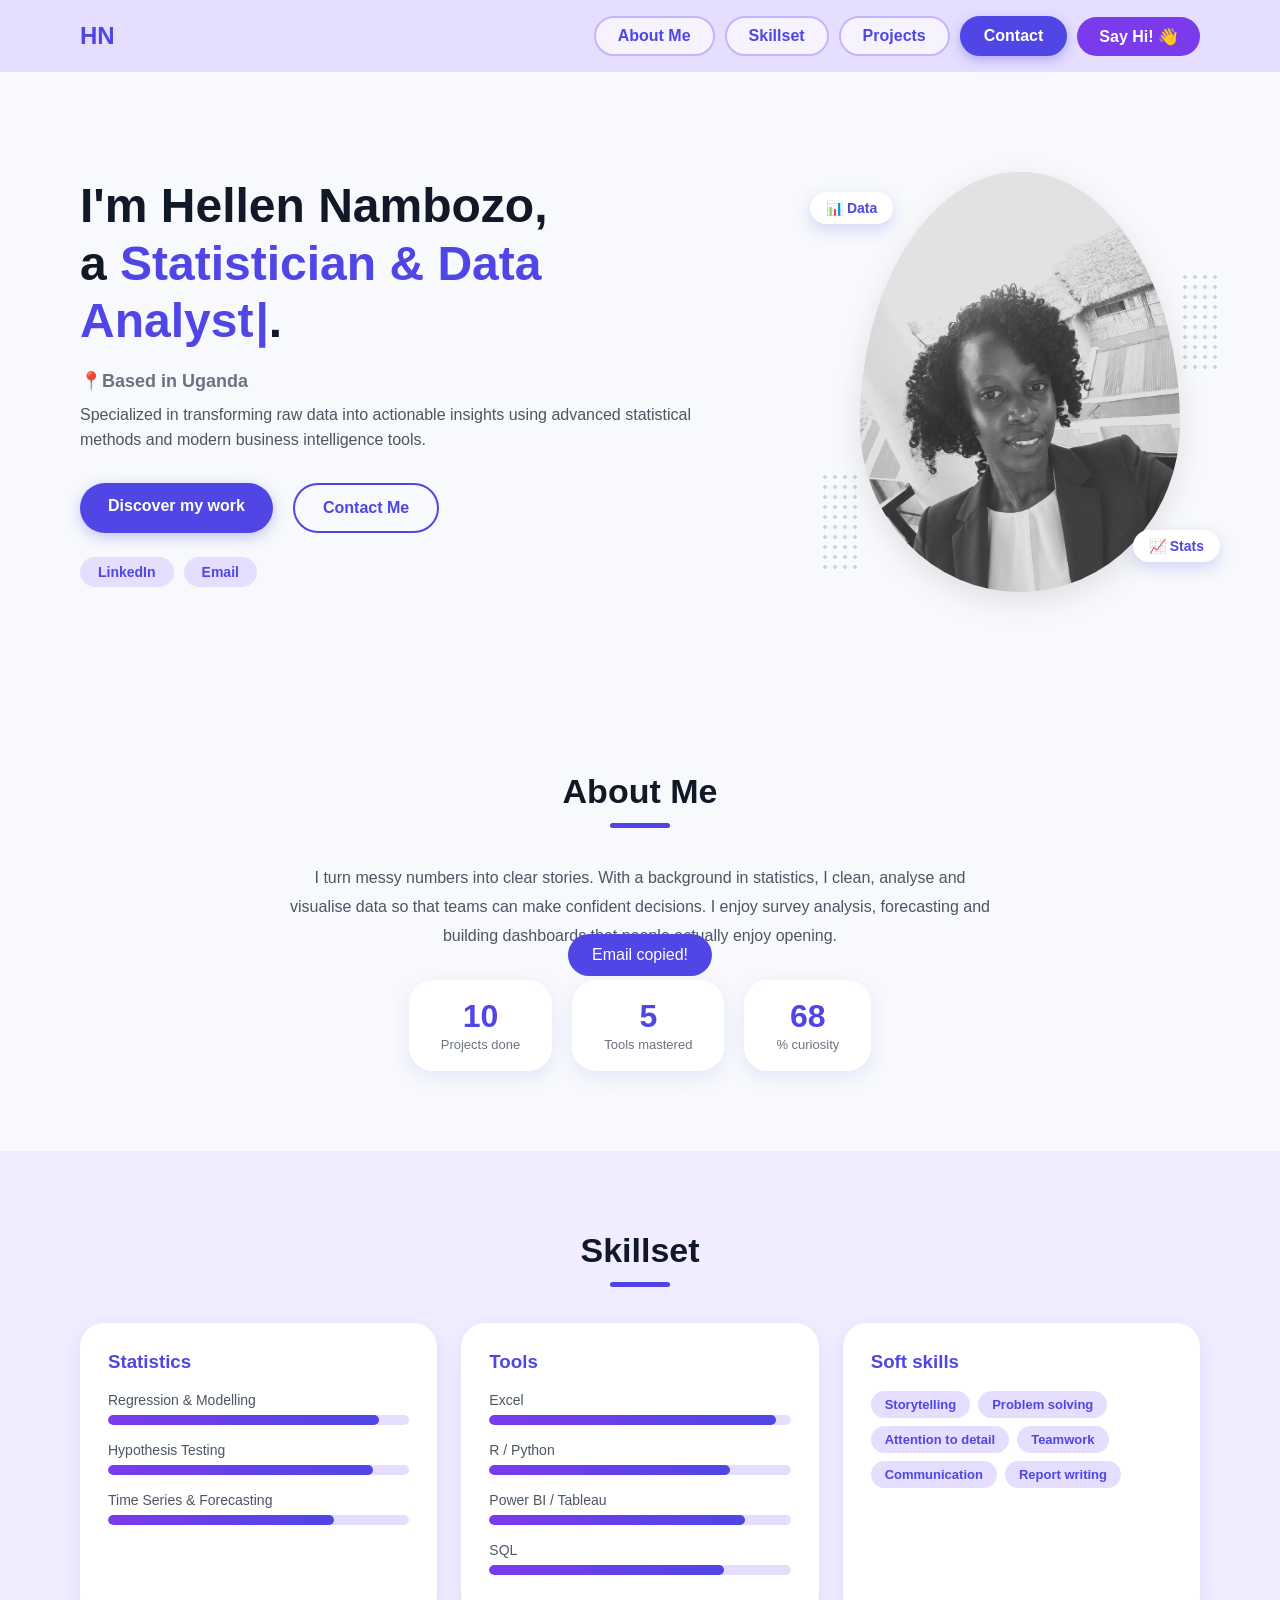
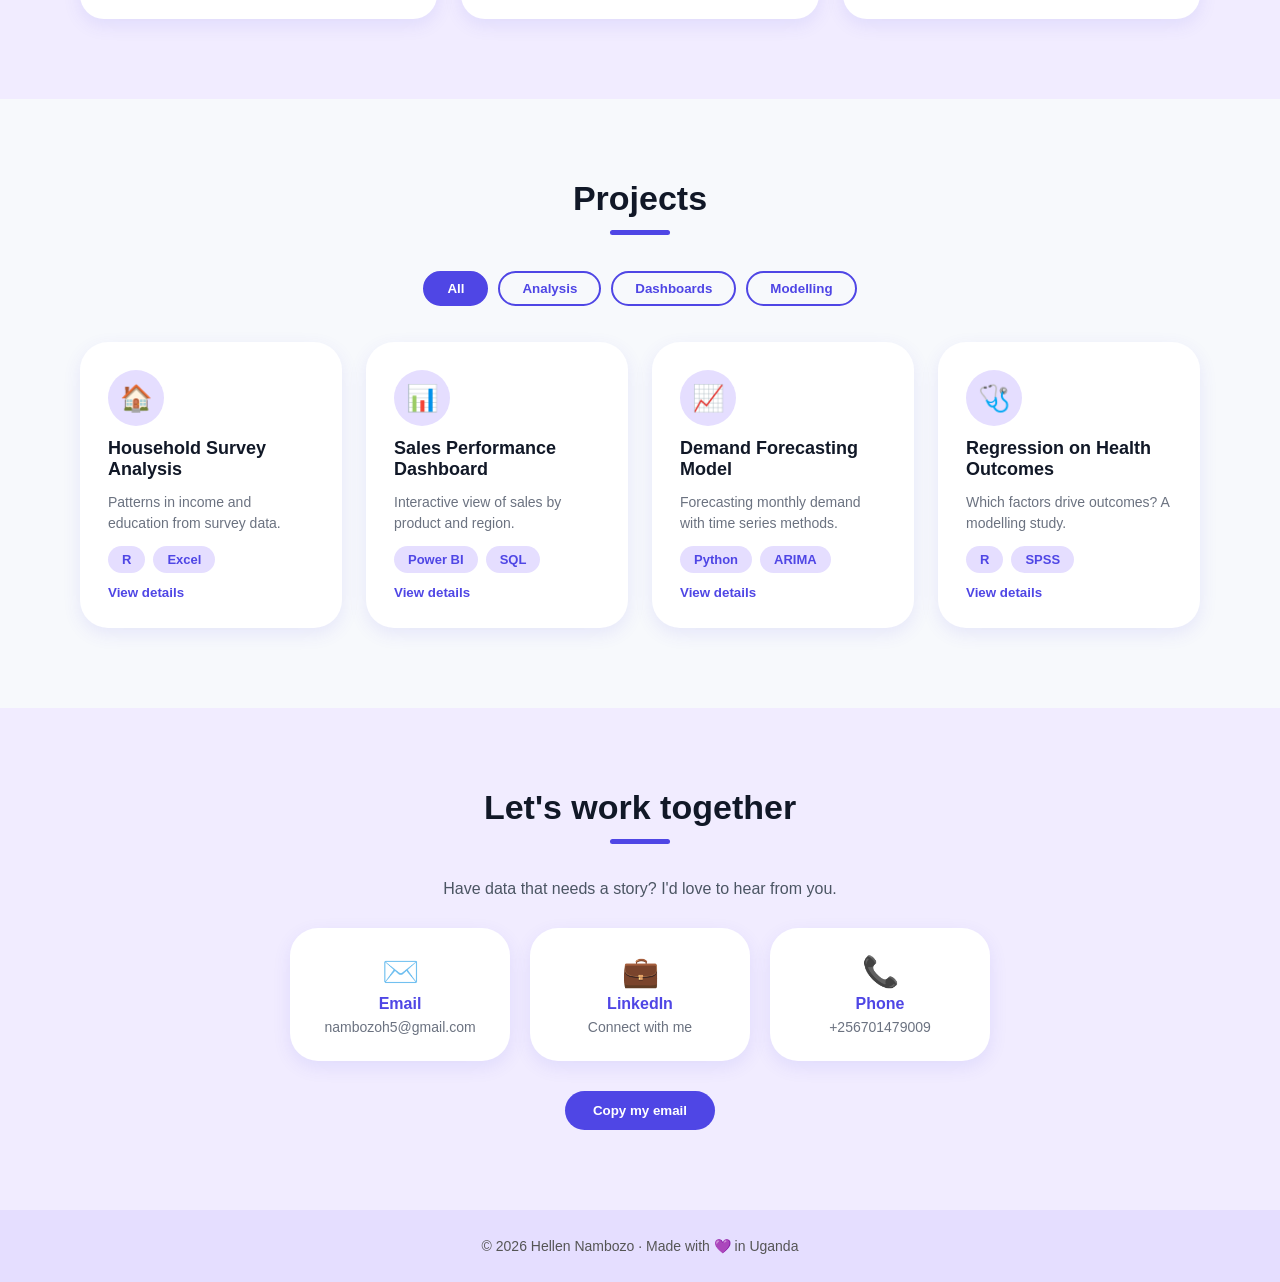
<file: index.html>
<!DOCTYPE html>
<html lang="en">
<head>
    <meta charset="UTF-8">
    <meta name="viewport" content="width=device-width, initial-scale=1.0">
    <title>Hellen Nambozo | Portfolio</title>
    <link rel="stylesheet" href="style.css">
</head>
<body>

    <!-- Navigation Bar -->
    <header class="navbar">
        <a href="#home" class="logo">HN</a>
        <button class="menu-toggle" aria-label="Toggle menu" aria-expanded="false">☰</button>
        <nav class="nav-links" id="nav-links">
            <a href="#about" class="nav-pill">About Me</a>
            <a href="#skills" class="nav-pill">Skillset</a>
            <a href="#projects" class="nav-pill">Projects</a>
            <a href="#contact" class="nav-pill">Contact</a>
            <a href="mailto:nambozoh5@gmail.com" class="cta-nav">Say Hi! 👋</a>
        </nav>
    </header>

    <!-- Hero / Intro Section -->
    <main class="hero-container" id="home">
        <div class="hero-text">
            <h1>I'm Hellen Nambozo,<br>a <span class="highlight" id="typed">Statistician & Data Analyst</span>.</h1>
            <p class="location">📍Based in Uganda</p>
            <p class="description">
                Specialized in transforming raw data into actionable insights using advanced statistical methods and modern business intelligence tools.
            </p>
            <div class="buttons">
                <a href="#projects" class="btn-primary">Discover my work</a>
                <a href="mailto:nambozoh5@gmail.com" class="btn-secondary">Contact Me</a>
            </div>
            <div class="socials">
                <a href="https://www.linkedin.com/in/hellen-nambozo-a49161181" target="_blank" rel="noopener" class="social-chip">LinkedIn</a>
                <a href="mailto:nambozoh5@gmail.com" class="social-chip">Email</a>
            </div>
        </div>

        <div class="hero-image-wrapper">
            <div class="about-card-photo">
                <img src="Images/Hellen.png" alt="Hellen Nambozo" />
            </div>
            <div class="dots-accent left-dots"></div>
            <div class="dots-accent right-dots"></div>
            <span class="float-tag tag-one">📊 Data</span>
            <span class="float-tag tag-two">📈 Stats</span>
        </div>
    </main>

    <!-- About -->
    <section class="section" id="about">
        <h2 class="section-title">About Me</h2>
        <div class="about-grid">
            <p>
                I turn messy numbers into clear stories. With a background in statistics, I clean, analyse and visualise data so that teams can make confident decisions.
                I enjoy survey analysis, forecasting and building dashboards that people actually enjoy opening.
            </p>
            <div class="stat-row">
                <div class="stat"><strong data-count="10">0</strong><span>Projects done</span></div>
                <div class="stat"><strong data-count="5">0</strong><span>Tools mastered</span></div>
                <div class="stat"><strong data-count="100">0</strong><span>% curiosity</span></div>
            </div>
        </div>
    </section>

    <!-- Skills -->
    <section class="section alt" id="skills">
        <h2 class="section-title">Skillset</h2>
        <div class="skills-grid">
            <div class="skill-card">
                <h3>Statistics</h3>
                <div class="bar"><span>Regression & Modelling</span><div class="track"><i data-level="90"></i></div></div>
                <div class="bar"><span>Hypothesis Testing</span><div class="track"><i data-level="88"></i></div></div>
                <div class="bar"><span>Time Series & Forecasting</span><div class="track"><i data-level="75"></i></div></div>
            </div>
            <div class="skill-card">
                <h3>Tools</h3>
                <div class="bar"><span>Excel</span><div class="track"><i data-level="95"></i></div></div>
                <div class="bar"><span>R / Python</span><div class="track"><i data-level="80"></i></div></div>
                <div class="bar"><span>Power BI / Tableau</span><div class="track"><i data-level="85"></i></div></div>
                <div class="bar"><span>SQL</span><div class="track"><i data-level="78"></i></div></div>
            </div>
            <div class="skill-card">
                <h3>Soft skills</h3>
                <div class="chips">
                    <span class="chip">Storytelling</span>
                    <span class="chip">Problem solving</span>
                    <span class="chip">Attention to detail</span>
                    <span class="chip">Teamwork</span>
                    <span class="chip">Communication</span>
                    <span class="chip">Report writing</span>
                </div>
            </div>
        </div>
    </section>

    <!-- Projects -->
    <section class="section" id="projects">
        <h2 class="section-title">Projects</h2>
        <div class="filters">
            <button class="filter active" data-filter="all">All</button>
            <button class="filter" data-filter="analysis">Analysis</button>
            <button class="filter" data-filter="dashboard">Dashboards</button>
            <button class="filter" data-filter="modelling">Modelling</button>
        </div>

        <div class="project-grid">
            <article class="project-card" data-category="analysis"
                data-title="Household Survey Analysis"
                data-desc="Cleaned and analysed a household survey to uncover income and education patterns. Used weighted statistics and cross-tabulations to produce clear summary tables for decision makers."
                data-tools="R, Excel">
                <div class="project-emoji">🏠</div>
                <h3>Household Survey Analysis</h3>
                <p>Patterns in income and education from survey data.</p>
                <div class="chips"><span class="chip">R</span><span class="chip">Excel</span></div>
                <button class="more">View details</button>
            </article>

            <article class="project-card" data-category="dashboard"
                data-title="Sales Performance Dashboard"
                data-desc="Built an interactive dashboard tracking monthly sales, top products and regional performance, with filters so managers can explore the numbers themselves."
                data-tools="Power BI, SQL">
                <div class="project-emoji">📊</div>
                <h3>Sales Performance Dashboard</h3>
                <p>Interactive view of sales by product and region.</p>
                <div class="chips"><span class="chip">Power BI</span><span class="chip">SQL</span></div>
                <button class="more">View details</button>
            </article>

            <article class="project-card" data-category="modelling"
                data-title="Demand Forecasting Model"
                data-desc="Developed a time series model to forecast monthly demand, compared ARIMA with exponential smoothing and selected the best model using error metrics."
                data-tools="Python, ARIMA">
                <div class="project-emoji">📈</div>
                <h3>Demand Forecasting Model</h3>
                <p>Forecasting monthly demand with time series methods.</p>
                <div class="chips"><span class="chip">Python</span><span class="chip">ARIMA</span></div>
                <button class="more">View details</button>
            </article>

            <article class="project-card" data-category="modelling"
                data-title="Regression on Health Outcomes"
                data-desc="Fitted multiple and logistic regression models to study factors linked to health outcomes, checking assumptions and reporting results in plain language."
                data-tools="R, SPSS">
                <div class="project-emoji">🩺</div>
                <h3>Regression on Health Outcomes</h3>
                <p>Which factors drive outcomes? A modelling study.</p>
                <div class="chips"><span class="chip">R</span><span class="chip">SPSS</span></div>
                <button class="more">View details</button>
            </article>
        </div>
    </section>

    <!-- Contact -->
    <section class="section alt" id="contact">
        <h2 class="section-title">Let's work together</h2>
        <p class="contact-intro">Have data that needs a story? I'd love to hear from you.</p>
        <div class="contact-cards">
            <a class="contact-card" href="mailto:nambozoh5@gmail.com">
                <span>✉️</span><strong>Email</strong><em>nambozoh5@gmail.com</em>
            </a>
            <a class="contact-card" href="https://www.linkedin.com/in/hellen-nambozo-a49161181" target="_blank" rel="noopener">
                <span>💼</span><strong>LinkedIn</strong><em>Connect with me</em>
            </a>
            <a class="contact-card" href="tel:+256701479009">
                <span>📞</span><strong>Phone</strong><em> +256701479009 </em>
            </a>
        </div>
        <button class="copy-btn" id="copy-email">Copy my email</button>
    </section>

    <footer class="footer">© <span id="year"></span> Hellen Nambozo · Made with 💜 in Uganda</footer>

    <!-- Project modal -->
    <div class="modal" id="modal" aria-hidden="true">
        <div class="modal-box" role="dialog" aria-modal="true">
            <button class="modal-close" aria-label="Close">×</button>
            <h3 id="modal-title"></h3>
            <p id="modal-desc"></p>
            <p class="modal-tools"><strong>Tools:</strong> <span id="modal-tools"></span></p>
        </div>
    </div>

    <div class="toast" id="toast">Email copied!</div>
    <script src="script.js"></script>
</body>
</html>
</file>
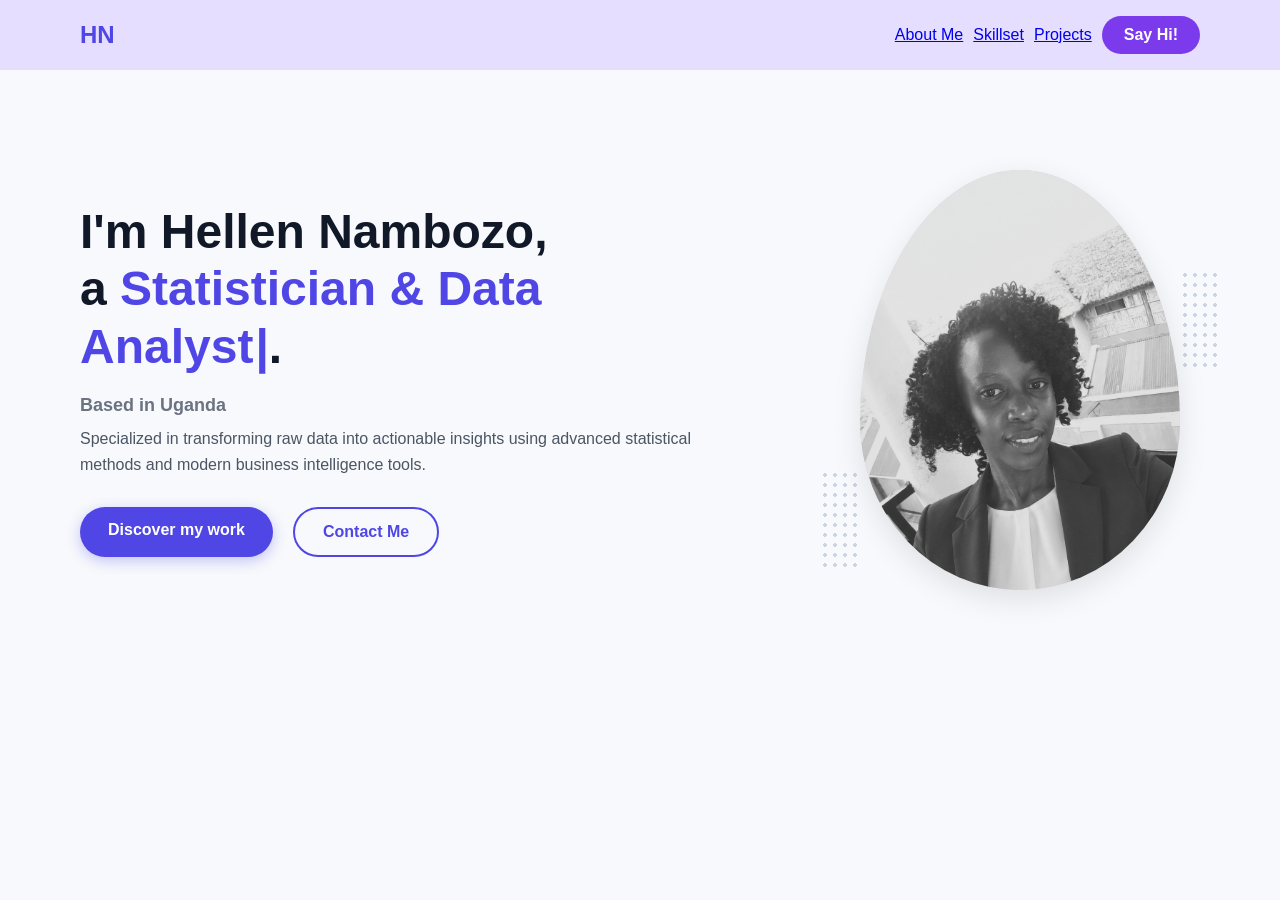
<file: 2index.html>
<!DOCTYPE html>
<html lang="en">
<head>
    <meta charset="UTF-8">
    <meta name="viewport" content="width=device-width, initial-scale=1.0">
    <title>Hellen Nambozo | Portfolio</title>
    <link rel="stylesheet" href="style.css">
</head>
<body>

    <!-- Navigation Bar -->
    <header class="navbar">
        <div class="logo">HN</div>
        <nav class="nav-links">
            <a href="#about">About Me</a>
            <a href="#skills">Skillset</a>
            <a href="#projects">Projects</a>
            <a href="mailto:nambozoh5@gmail.com" class="cta-nav">Say Hi!</a>
        </nav>
    </header>

    <!-- Hero / Intro Section -->
    <main class="hero-container">
        <!-- Left Side Text Content -->
        <div class="hero-text">
            <h1>I'm Hellen Nambozo,<br>a <span class="highlight">Statistician & Data Analyst</span>.</h1>
            
            <p class="location">Based in Uganda</p>
            
            <p class="description">
                Specialized in transforming raw data into actionable insights using advanced statistical methods and modern business intelligence tools.
            </p>

            <div class="buttons">
                <a href="#projects" class="btn-primary">Discover my work</a>
                <a href="mailto:nambozoh5@gmail.com" class="btn-secondary">Contact Me</a>
            </div>
        </div>

        <!-- Right Side Image Container (Egg/Oval Shape) -->
        <div class="hero-image-wrapper">
            <div class="about-card-photo">
                <!-- Points to your folder structure -->
                <img src="Images/Hellen.png" alt="Hellen Nambozo" />
            </div>
            <!-- Decorative Dots Background Accent -->
            <div class="dots-accent left-dots"></div>
            <div class="dots-accent right-dots"></div>
        </div>
    </main>

</body>
</html>
</file>
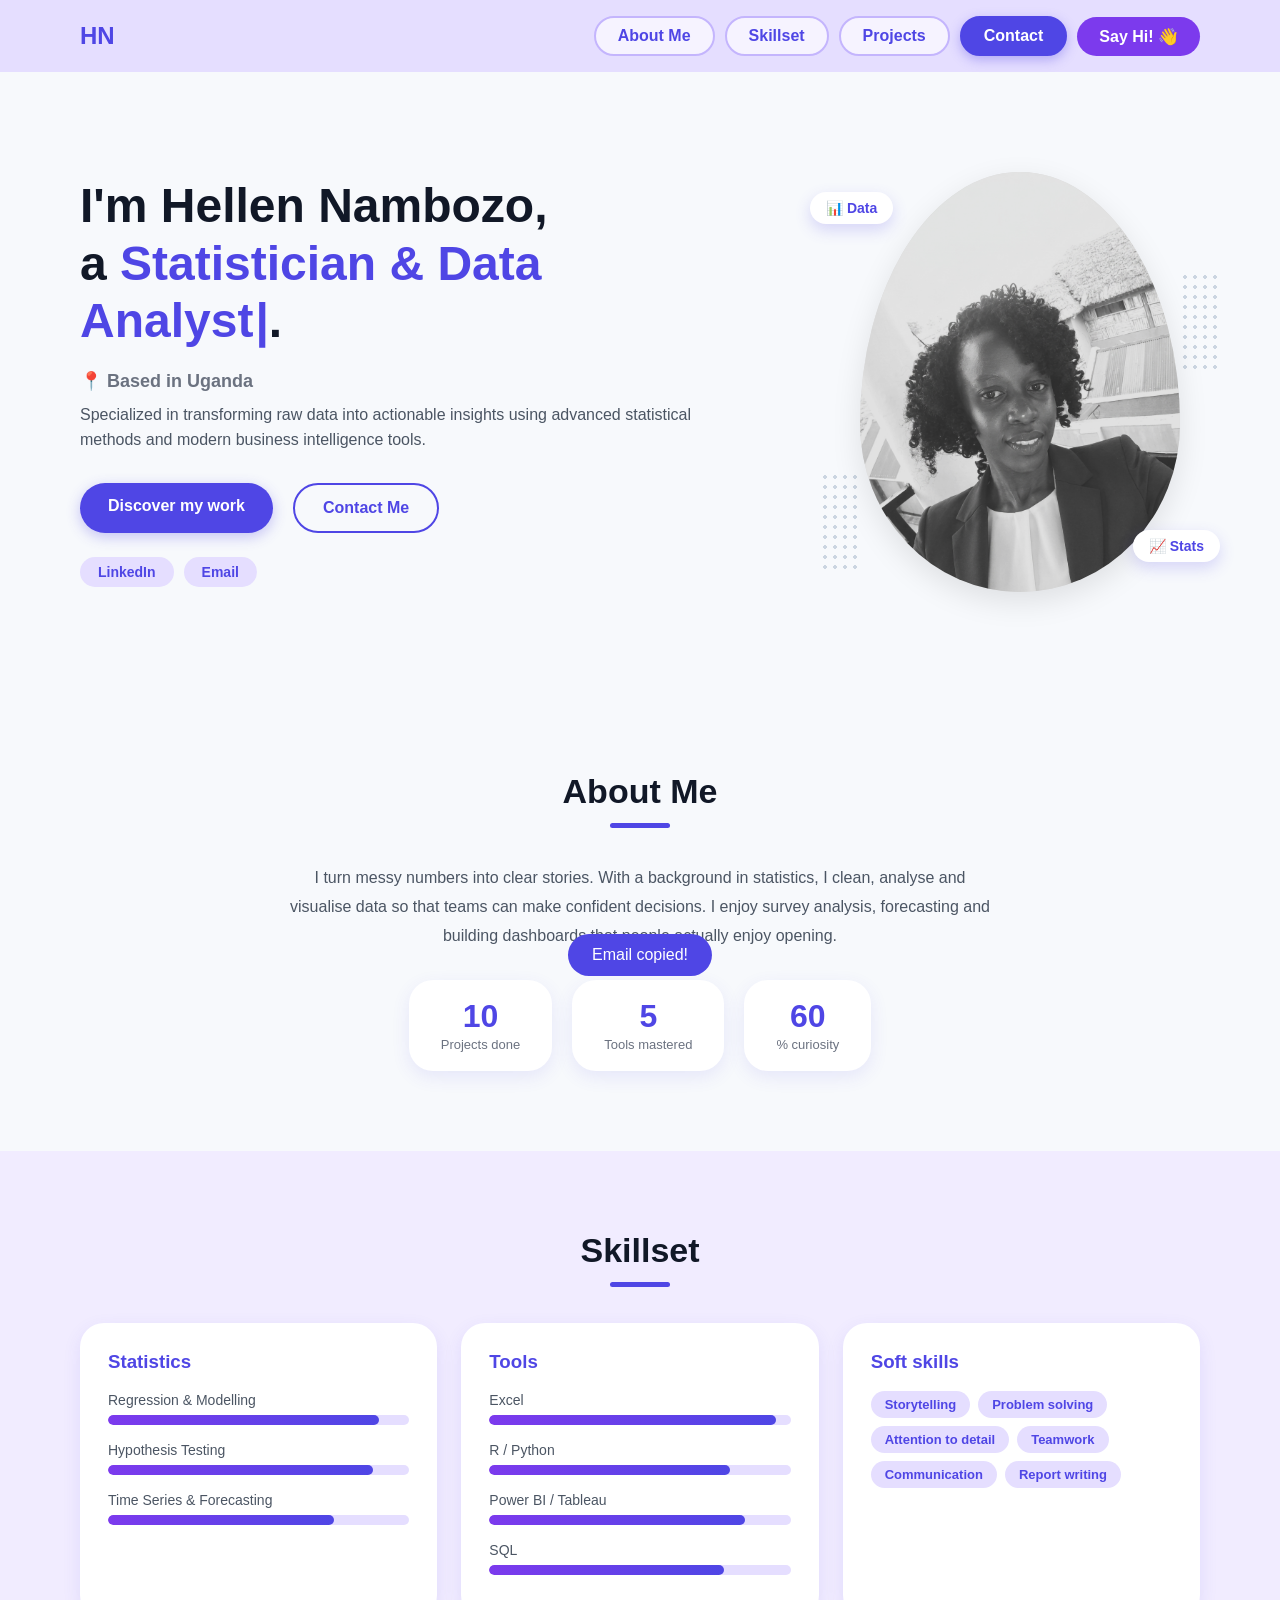
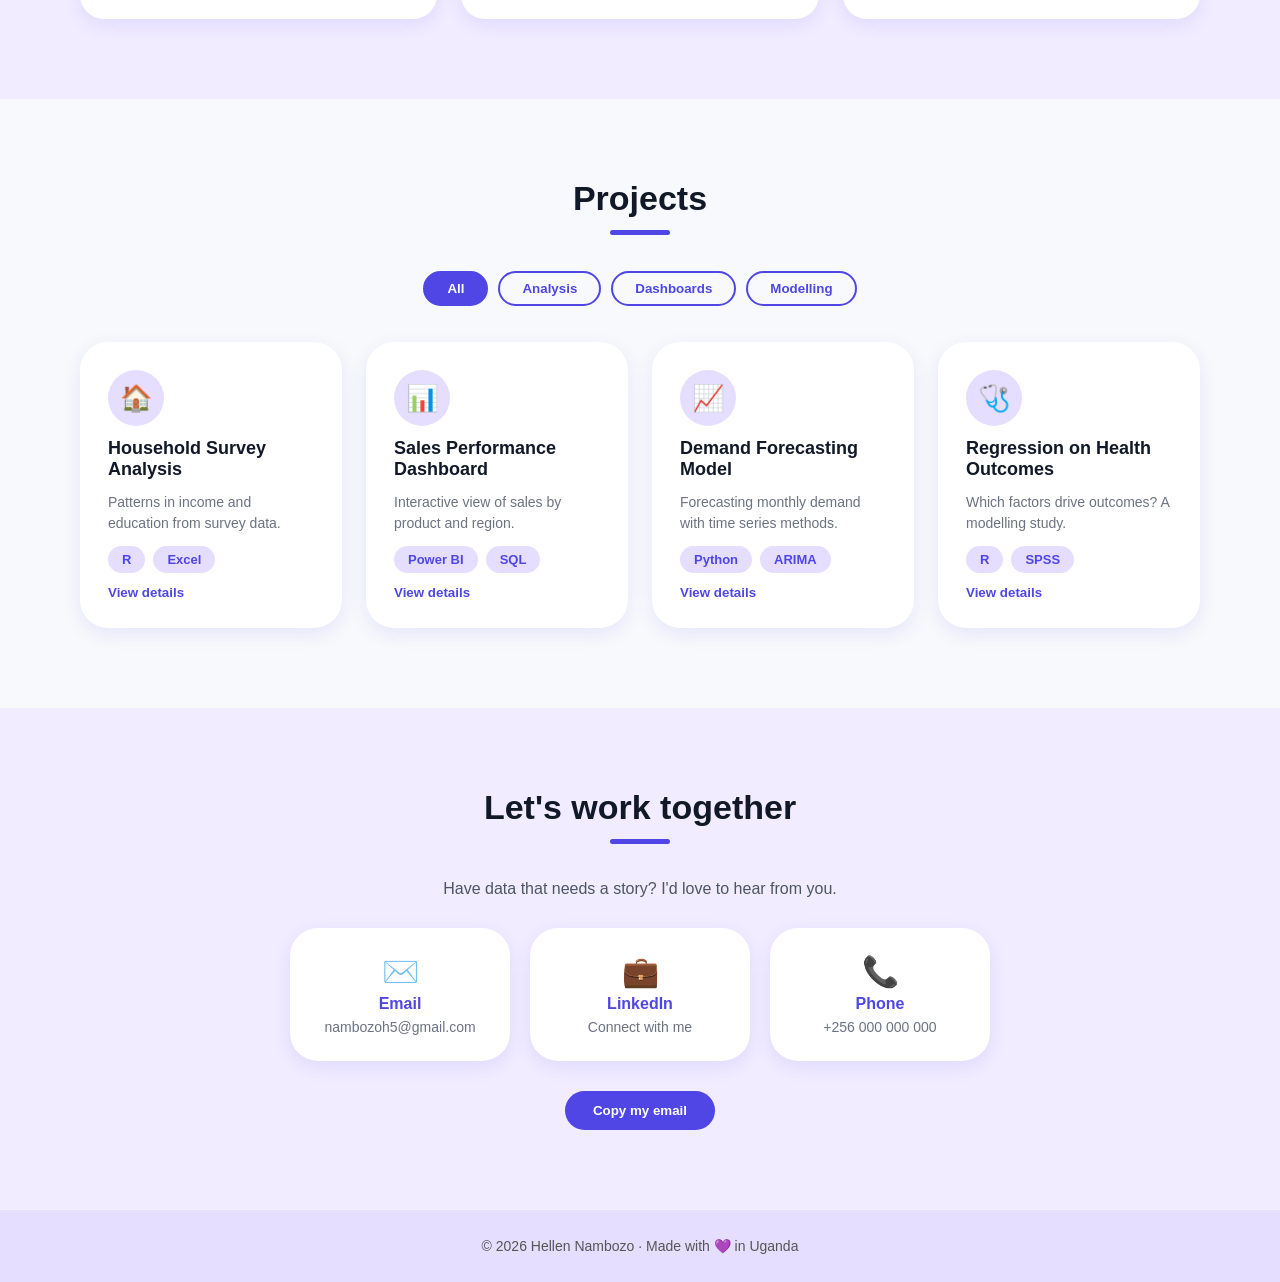
<file: 5index.html>
<!DOCTYPE html>
<html lang="en">
<head>
    <meta charset="UTF-8">
    <meta name="viewport" content="width=device-width, initial-scale=1.0">
    <title>Hellen Nambozo | Portfolio</title>
    <link rel="stylesheet" href="style.css">
</head>
<body>

    <!-- Navigation Bar -->
    <header class="navbar">
        <a href="#home" class="logo">HN</a>
        <button class="menu-toggle" aria-label="Toggle menu" aria-expanded="false">☰</button>
        <nav class="nav-links" id="nav-links">
            <a href="#about" class="nav-pill">About Me</a>
            <a href="#skills" class="nav-pill">Skillset</a>
            <a href="#projects" class="nav-pill">Projects</a>
            <a href="#contact" class="nav-pill">Contact</a>
            <a href="mailto:nambozoh5@gmail.com" class="cta-nav">Say Hi! 👋</a>
        </nav>
    </header>

    <!-- Hero / Intro Section -->
    <main class="hero-container" id="home">
        <div class="hero-text">
            <h1>I'm Hellen Nambozo,<br>a <span class="highlight" id="typed">Statistician & Data Analyst</span>.</h1>
            <p class="location">📍 Based in Uganda</p>
            <p class="description">
                Specialized in transforming raw data into actionable insights using advanced statistical methods and modern business intelligence tools.
            </p>
            <div class="buttons">
                <a href="#projects" class="btn-primary">Discover my work</a>
                <a href="mailto:nambozoh5@gmail.com" class="btn-secondary">Contact Me</a>
            </div>
            <div class="socials">
                <a href="https://www.linkedin.com/in/YOUR-LINKEDIN-USERNAME" target="_blank" rel="noopener" class="social-chip">LinkedIn</a>
                <a href="mailto:nambozoh5@gmail.com" class="social-chip">Email</a>
            </div>
        </div>

        <div class="hero-image-wrapper">
            <div class="about-card-photo">
                <img src="Images/Hellen.png" alt="Hellen Nambozo" />
            </div>
            <div class="dots-accent left-dots"></div>
            <div class="dots-accent right-dots"></div>
            <span class="float-tag tag-one">📊 Data</span>
            <span class="float-tag tag-two">📈 Stats</span>
        </div>
    </main>

    <!-- About -->
    <section class="section" id="about">
        <h2 class="section-title">About Me</h2>
        <div class="about-grid">
            <p>
                I turn messy numbers into clear stories. With a background in statistics, I clean, analyse and visualise data so that teams can make confident decisions.
                I enjoy survey analysis, forecasting and building dashboards that people actually enjoy opening.
            </p>
            <div class="stat-row">
                <div class="stat"><strong data-count="10">0</strong><span>Projects done</span></div>
                <div class="stat"><strong data-count="5">0</strong><span>Tools mastered</span></div>
                <div class="stat"><strong data-count="100">0</strong><span>% curiosity</span></div>
            </div>
        </div>
    </section>

    <!-- Skills -->
    <section class="section alt" id="skills">
        <h2 class="section-title">Skillset</h2>
        <div class="skills-grid">
            <div class="skill-card">
                <h3>Statistics</h3>
                <div class="bar"><span>Regression & Modelling</span><div class="track"><i data-level="90"></i></div></div>
                <div class="bar"><span>Hypothesis Testing</span><div class="track"><i data-level="88"></i></div></div>
                <div class="bar"><span>Time Series & Forecasting</span><div class="track"><i data-level="75"></i></div></div>
            </div>
            <div class="skill-card">
                <h3>Tools</h3>
                <div class="bar"><span>Excel</span><div class="track"><i data-level="95"></i></div></div>
                <div class="bar"><span>R / Python</span><div class="track"><i data-level="80"></i></div></div>
                <div class="bar"><span>Power BI / Tableau</span><div class="track"><i data-level="85"></i></div></div>
                <div class="bar"><span>SQL</span><div class="track"><i data-level="78"></i></div></div>
            </div>
            <div class="skill-card">
                <h3>Soft skills</h3>
                <div class="chips">
                    <span class="chip">Storytelling</span>
                    <span class="chip">Problem solving</span>
                    <span class="chip">Attention to detail</span>
                    <span class="chip">Teamwork</span>
                    <span class="chip">Communication</span>
                    <span class="chip">Report writing</span>
                </div>
            </div>
        </div>
    </section>

    <!-- Projects -->
    <section class="section" id="projects">
        <h2 class="section-title">Projects</h2>
        <div class="filters">
            <button class="filter active" data-filter="all">All</button>
            <button class="filter" data-filter="analysis">Analysis</button>
            <button class="filter" data-filter="dashboard">Dashboards</button>
            <button class="filter" data-filter="modelling">Modelling</button>
        </div>

        <div class="project-grid">
            <article class="project-card" data-category="analysis"
                data-title="Household Survey Analysis"
                data-desc="Cleaned and analysed a household survey to uncover income and education patterns. Used weighted statistics and cross-tabulations to produce clear summary tables for decision makers."
                data-tools="R, Excel">
                <div class="project-emoji">🏠</div>
                <h3>Household Survey Analysis</h3>
                <p>Patterns in income and education from survey data.</p>
                <div class="chips"><span class="chip">R</span><span class="chip">Excel</span></div>
                <button class="more">View details</button>
            </article>

            <article class="project-card" data-category="dashboard"
                data-title="Sales Performance Dashboard"
                data-desc="Built an interactive dashboard tracking monthly sales, top products and regional performance, with filters so managers can explore the numbers themselves."
                data-tools="Power BI, SQL">
                <div class="project-emoji">📊</div>
                <h3>Sales Performance Dashboard</h3>
                <p>Interactive view of sales by product and region.</p>
                <div class="chips"><span class="chip">Power BI</span><span class="chip">SQL</span></div>
                <button class="more">View details</button>
            </article>

            <article class="project-card" data-category="modelling"
                data-title="Demand Forecasting Model"
                data-desc="Developed a time series model to forecast monthly demand, compared ARIMA with exponential smoothing and selected the best model using error metrics."
                data-tools="Python, ARIMA">
                <div class="project-emoji">📈</div>
                <h3>Demand Forecasting Model</h3>
                <p>Forecasting monthly demand with time series methods.</p>
                <div class="chips"><span class="chip">Python</span><span class="chip">ARIMA</span></div>
                <button class="more">View details</button>
            </article>

            <article class="project-card" data-category="modelling"
                data-title="Regression on Health Outcomes"
                data-desc="Fitted multiple and logistic regression models to study factors linked to health outcomes, checking assumptions and reporting results in plain language."
                data-tools="R, SPSS">
                <div class="project-emoji">🩺</div>
                <h3>Regression on Health Outcomes</h3>
                <p>Which factors drive outcomes? A modelling study.</p>
                <div class="chips"><span class="chip">R</span><span class="chip">SPSS</span></div>
                <button class="more">View details</button>
            </article>
        </div>
    </section>

    <!-- Contact -->
    <section class="section alt" id="contact">
        <h2 class="section-title">Let's work together</h2>
        <p class="contact-intro">Have data that needs a story? I'd love to hear from you.</p>
        <div class="contact-cards">
            <a class="contact-card" href="mailto:nambozoh5@gmail.com">
                <span>✉️</span><strong>Email</strong><em>nambozoh5@gmail.com</em>
            </a>
            <a class="contact-card" href="https://www.linkedin.com/in/YOUR-LINKEDIN-USERNAME" target="_blank" rel="noopener">
                <span>💼</span><strong>LinkedIn</strong><em>Connect with me</em>
            </a>
            <a class="contact-card" href="tel:+256000000000">
                <span>📞</span><strong>Phone</strong><em>+256 000 000 000</em>
            </a>
        </div>
        <button class="copy-btn" id="copy-email">Copy my email</button>
    </section>

    <footer class="footer">© <span id="year"></span> Hellen Nambozo · Made with 💜 in Uganda</footer>

    <!-- Project modal -->
    <div class="modal" id="modal" aria-hidden="true">
        <div class="modal-box" role="dialog" aria-modal="true">
            <button class="modal-close" aria-label="Close">×</button>
            <h3 id="modal-title"></h3>
            <p id="modal-desc"></p>
            <p class="modal-tools"><strong>Tools:</strong> <span id="modal-tools"></span></p>
        </div>
    </div>

    <div class="toast" id="toast">Email copied!</div>
    <script src="script.js"></script>
</body>
</html>
</file>
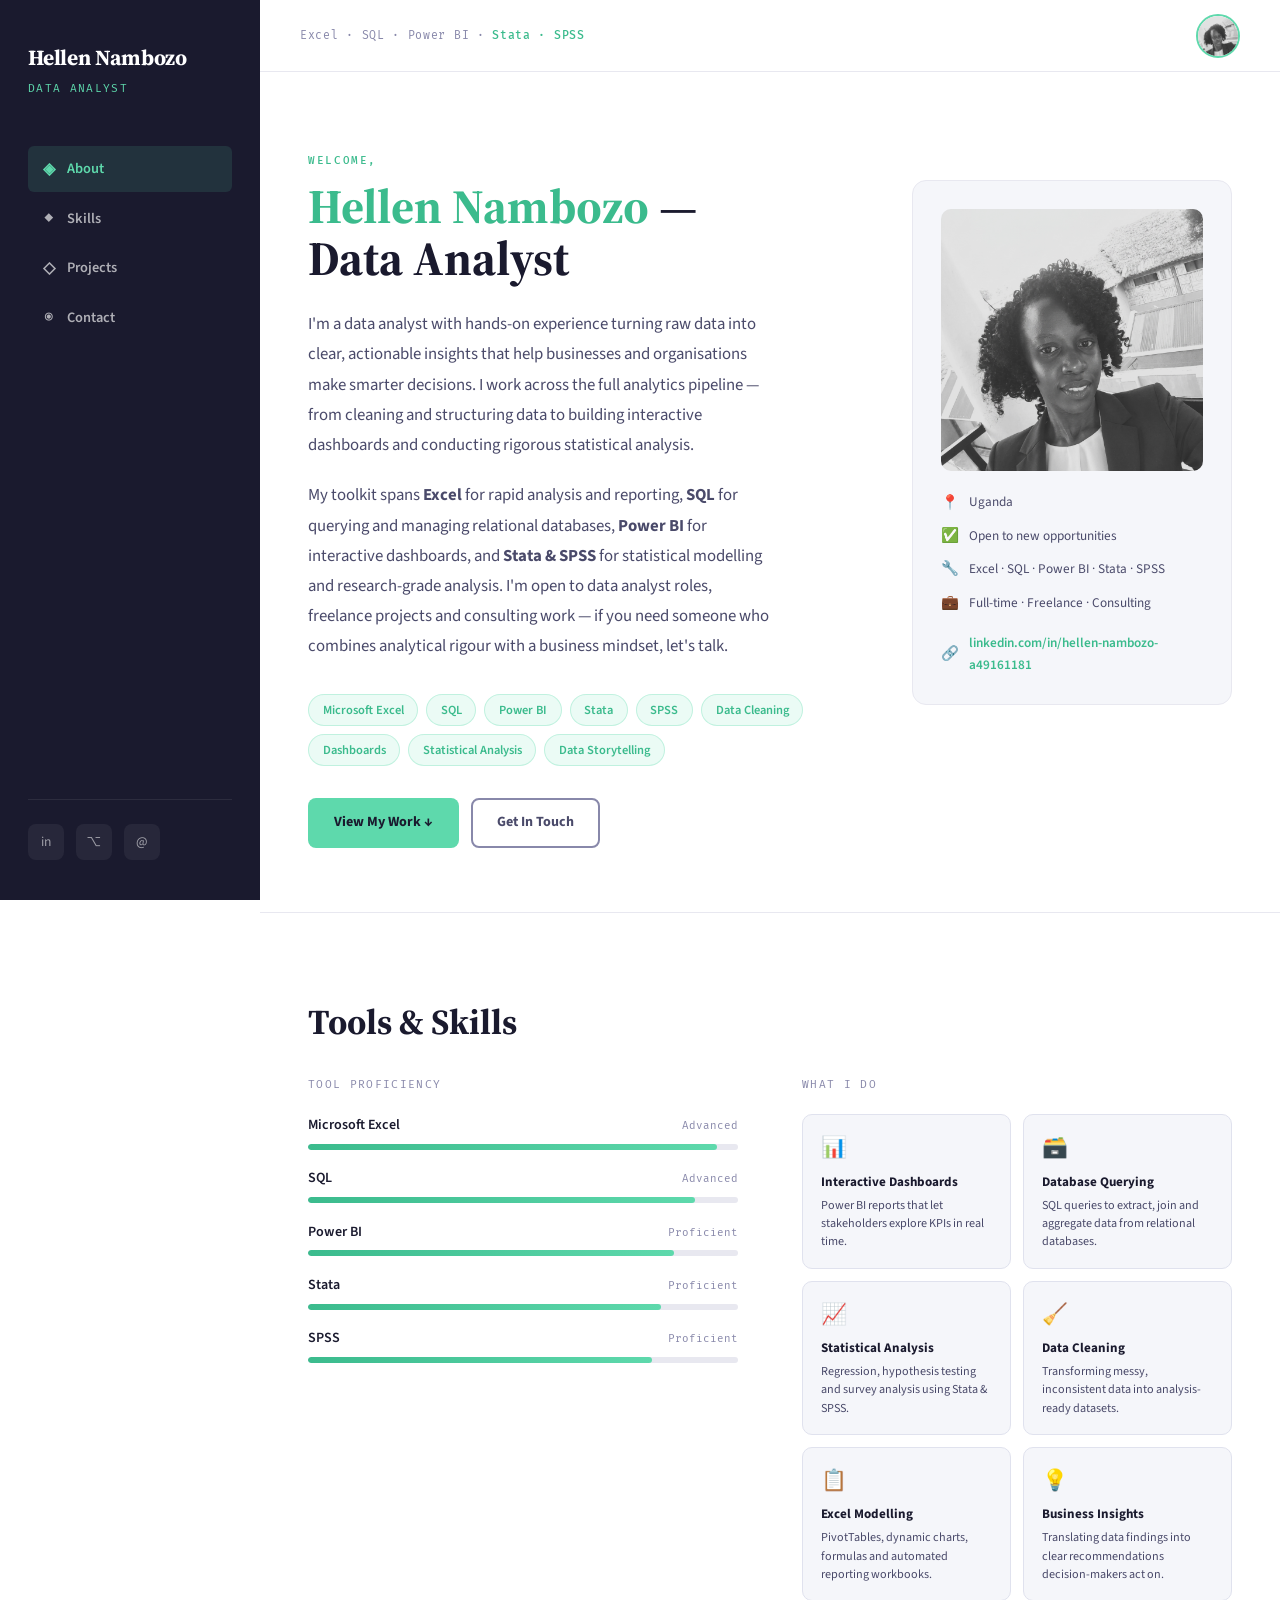
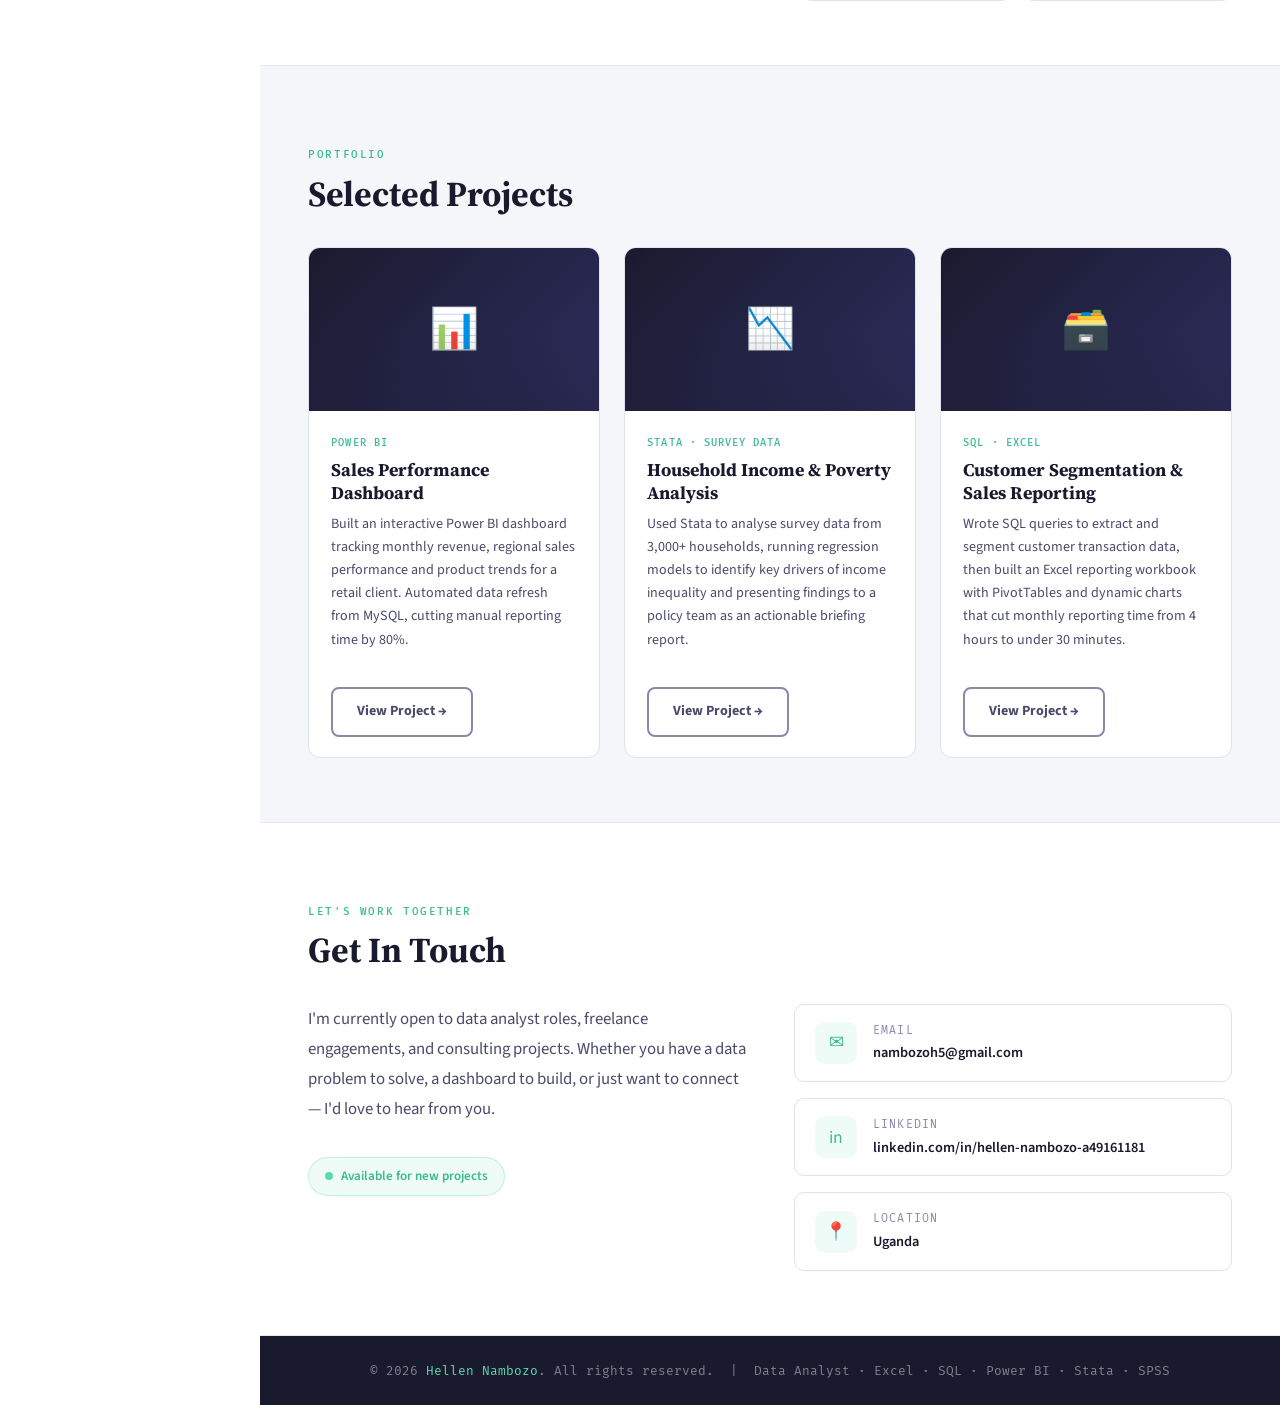
<file: Lindex.html>
<!DOCTYPE html>
<html lang="en">
<head>
  <meta charset="UTF-8" />
  <meta name="viewport" content="width=device-width, initial-scale=1.0" />

  <!-- ============================================================
       PAGE TITLE
       This appears on the browser tab.
  ============================================================ -->
  <title> Hellen Nambozo| Data Analyst </title>

  <!-- Google Fonts — Source Sans 3 + Source Serif 4 + Fira Mono -->
  <link rel="preconnect" href="https://fonts.googleapis.com" />
  <link rel="preconnect" href="https://fonts.gstatic.com" crossorigin />
  <link href="https://fonts.googleapis.com/css2?family=Fira+Mono:wght@400;500&family=Source+Sans+3:ital,wght@0,300;0,400;0,600;0,700;1,400&family=Source+Serif+4:ital,opsz,wght@0,8..60,400;0,8..60,600;0,8..60,700;1,8..60,400&display=swap" rel="stylesheet" />

  <style>
    /* ============================================================
       COLOUR TOKENS
       Accent colour: #5ed9ac (mint-green)
       To change the accent colour, replace every occurrence of
       #5ed9ac below with your chosen hex code.
    ============================================================ */
    :root {
      --accent:      #5ed9ac;
      --accent-dark: #3bbb8d;
      --ink:         #1a1a2e;
      --ink-soft:    #4a4a6a;
      --ink-muted:   #8888aa;
      --surface:     #ffffff;
      --surface-2:   #f5f6fa;
      --sidebar-w:   260px;
      --header-h:    72px;
      --font-sans:   'Source Sans 3', sans-serif;
      --font-serif:  'Source Serif 4', serif;
      --font-mono:   'Fira Mono', monospace;
    }

    /* ---- RESET ---- */
    *, *::before, *::after { box-sizing: border-box; margin: 0; padding: 0; }
    html { scroll-behavior: smooth; }
    body {
      font-family: var(--font-sans);
      background: var(--surface);
      color: var(--ink);
      line-height: 1.65;
    }
    a { color: inherit; text-decoration: none; }
    img { display: block; max-width: 100%; }

    /* ============================================================
       LAYOUT SHELL
       Fixed sidebar on the left, fixed header on the top-right,
       main content scrolls independently.
    ============================================================ */

    /* ---- SIDEBAR ---- */
    #sidebar {
      position: fixed;
      top: 0; left: 0;
      width: var(--sidebar-w);
      height: 100vh;
      background: var(--ink);
      display: flex;
      flex-direction: column;
      padding: 2.5rem 1.75rem;
      z-index: 100;
      overflow-y: auto;
    }

    .sidebar-logo {
      font-family: var(--font-serif);
      font-size: 1.35rem;
      font-weight: 700;
      color: var(--surface);
      letter-spacing: -0.01em;
      margin-bottom: 0.25rem;
    }

    /* ============================================================
       SIDEBAR NAME / TITLE
       Change the text inside .sidebar-logo and .sidebar-role
       to reflect your own name and job title.
    ============================================================ -->
    */
    .sidebar-role {
      font-family: var(--font-mono);
      font-size: 0.7rem;
      color: var(--accent);
      text-transform: uppercase;
      letter-spacing: 0.12em;
      margin-bottom: 3rem;
    }

    /* ---- NAV LINKS ---- */
    nav { flex: 1; }
    nav ul { list-style: none; }
    nav ul li { margin-bottom: 0.25rem; }
    nav ul li a {
      display: flex;
      align-items: center;
      gap: 0.6rem;
      padding: 0.6rem 0.75rem;
      border-radius: 6px;
      font-size: 0.9rem;
      font-weight: 600;
      color: rgba(255,255,255,0.65);
      transition: background 0.18s, color 0.18s;
    }
    nav ul li a:hover,
    nav ul li a.active {
      background: rgba(94,217,172,0.12);
      color: var(--accent);
    }
    nav ul li a .nav-icon {
      font-size: 1rem;
      width: 1.1rem;
      text-align: center;
    }

    /* ---- SIDEBAR SOCIAL ICONS ---- */
    .sidebar-social {
      display: flex;
      gap: 0.75rem;
      flex-wrap: wrap;
      padding-top: 1.5rem;
      border-top: 1px solid rgba(255,255,255,0.08);
    }
    .sidebar-social a {
      display: flex;
      align-items: center;
      justify-content: center;
      width: 36px; height: 36px;
      border-radius: 8px;
      background: rgba(255,255,255,0.06);
      color: rgba(255,255,255,0.55);
      font-size: 0.85rem;
      transition: background 0.18s, color 0.18s;
    }
    .sidebar-social a:hover {
      background: var(--accent);
      color: var(--ink);
    }

    /* ---- TOP HEADER BAR ---- */
    #topbar {
      position: fixed;
      top: 0;
      left: var(--sidebar-w);
      right: 0;
      height: var(--header-h);
      background: var(--surface);
      border-bottom: 1px solid #e8e8f0;
      display: flex;
      align-items: center;
      justify-content: space-between;
      padding: 0 2.5rem;
      z-index: 90;
    }
    .topbar-tagline {
      font-family: var(--font-mono);
      font-size: 0.72rem;
      color: var(--ink-muted);
      letter-spacing: 0.06em;
    }
    .topbar-tagline span {
      color: var(--accent-dark);
      font-weight: 500;
    }

    /* ============================================================
       PROFILE PHOTO — TOP RIGHT CORNER
       Replace the placeholder below with a real <img> tag:

         <img src="images/your-photo.jpg" alt="Your Name" />

       Put your photo in the /images/ folder and use that filename.
       Recommended size: at least 120×120 px, square crop.
    ============================================================ */
    .topbar-photo {
      width: 44px; height: 44px;
      border-radius: 50%;
      overflow: hidden;
      border: 2.5px solid var(--accent);
      background: var(--surface-2);
      display: flex;
      align-items: center;
      justify-content: center;
      font-size: 1.2rem;
      color: var(--accent);
      flex-shrink: 0;
    }
    /* Uncomment and use the line below when you add your photo:
       .topbar-photo img { width:100%; height:100%; object-fit:cover; }
    */

    /* ---- MAIN CONTENT AREA ---- */
    #main {
      margin-left: var(--sidebar-w);
      margin-top: var(--header-h);
      min-height: calc(100vh - var(--header-h));
    }

    /* ---- SHARED SECTION STYLES ---- */
    .section {
      padding: 5rem 3rem 4rem;
      border-bottom: 1px solid #e8e8f0;
    }
    .section:last-child { border-bottom: none; }

    .section-eyebrow {
      font-family: var(--font-mono);
      font-size: 0.68rem;
      font-weight: 500;
      color: var(--accent-dark);
      text-transform: uppercase;
      letter-spacing: 0.15em;
      margin-bottom: 0.6rem;
    }
    .section-title {
      font-family: var(--font-serif);
      font-size: 2.2rem;
      font-weight: 700;
      line-height: 1.18;
      color: var(--ink);
      margin-bottom: 2rem;
    }

    /* ============================================================
       HERO / ABOUT SECTION
    ============================================================ */
    #about { background: var(--surface); }

    .hero-grid {
      display: grid;
      grid-template-columns: 1fr 320px;
      gap: 3rem;
      align-items: start;
    }

    .hero-name {
      font-family: var(--font-serif);
      font-size: clamp(2rem, 4vw, 3rem);
      font-weight: 700;
      line-height: 1.1;
      margin-bottom: 0.5rem;
    }
    .hero-name em {
      font-style: normal;
      color: var(--accent-dark);
    }

    .hero-subtitle {
      font-family: var(--font-mono);
      font-size: 0.82rem;
      color: var(--ink-muted);
      letter-spacing: 0.08em;
      text-transform: uppercase;
      margin-bottom: 1.5rem;
    }

    .hero-bio {
      font-size: 1.05rem;
      color: var(--ink-soft);
      line-height: 1.8;
      max-width: 58ch;
      margin-bottom: 2rem;
    }

    /* ---- SKILL TAGS ---- */
    .skill-tags {
      display: flex;
      flex-wrap: wrap;
      gap: 0.5rem;
      margin-bottom: 2rem;
    }
    .skill-tag {
      padding: 0.3rem 0.85rem;
      border-radius: 20px;
      font-size: 0.78rem;
      font-weight: 600;
      background: rgba(94,217,172,0.12);
      color: var(--accent-dark);
      border: 1px solid rgba(94,217,172,0.3);
    }

    /* ---- CTA BUTTON ---- */
    .btn {
      display: inline-flex;
      align-items: center;
      gap: 0.5rem;
      padding: 0.7rem 1.5rem;
      border-radius: 8px;
      font-size: 0.88rem;
      font-weight: 700;
      cursor: pointer;
      transition: all 0.18s;
      border: 2px solid transparent;
    }
    .btn-primary {
      background: var(--accent);
      color: var(--ink);
    }
    .btn-primary:hover {
      background: var(--accent-dark);
      transform: translateY(-1px);
      box-shadow: 0 6px 18px rgba(94,217,172,0.35);
    }
    .btn-outline {
      background: transparent;
      border-color: var(--ink-muted);
      color: var(--ink-soft);
    }
    .btn-outline:hover {
      border-color: var(--accent);
      color: var(--accent-dark);
    }

    /* ---- ABOUT CARD (right column) ---- */
    .about-card {
      background: var(--surface-2);
      border-radius: 14px;
      padding: 1.75rem;
      border: 1px solid #e8e8f0;
    }
    .about-card-photo {
      width: 100%;
      aspect-ratio: 1 / 1;
      border-radius: 10px;
      overflow: hidden;
      background: #dde0ef;
      margin-bottom: 1.25rem;
      display: flex;
      align-items: center;
      justify-content: center;
      font-size: 4rem;
    }

    /* ============================================================
       ABOUT CARD PROFILE PHOTO (large)
       Replace the emoji 👤 with an <img> tag when you have a photo:

         <img src="images/your-photo.jpg" alt="Obidi" style="width:100%;height:100%;object-fit:cover;" />

       The image goes inside the div with class "about-card-photo"
       (search for that class further down in the HTML body).
    ============================================================ */

    .stat-row {
      display: flex;
      flex-direction: column;
      gap: 0.6rem;
    }
    .stat-item {
      display: flex;
      align-items: center;
      gap: 0.6rem;
      font-size: 0.83rem;
      color: var(--ink-soft);
    }
    .stat-item .stat-icon { color: var(--accent-dark); font-size: 0.9rem; }

    /* ============================================================
       PROJECTS SECTION
    ============================================================ */
    #projects { background: var(--surface-2); }

    /* ---- 3-column responsive card grid ---- */
    .card-grid {
      display: grid;
      grid-template-columns: repeat(3, 1fr);
      gap: 1.5rem;
    }

    /* ---- PROJECT CARD ---- */
    .project-card {
      background: var(--surface);
      border-radius: 12px;
      border: 1px solid #e0e2ee;
      overflow: hidden;
      display: flex;
      flex-direction: column;
      transition: transform 0.2s, box-shadow 0.2s;
    }
    .project-card:hover {
      transform: translateY(-4px);
      box-shadow: 0 12px 36px rgba(26,26,46,0.1);
    }

    /* ============================================================
       PROJECT CARD IMAGE
       Replace the placeholder background with a real image:

         <img src="images/project1.jpg" alt="Project Title" />

       The <img> tag goes inside the div with class "card-img".
       Recommended image size: 600×340 px (landscape).
       To add more project cards: copy everything from
         <!-- PROJECT CARD START -->
         to
         <!-- PROJECT CARD END -->
       and paste it right after, then update the content inside.
    ============================================================ */
    .card-img {
      width: 100%;
      aspect-ratio: 16 / 9;
      background: linear-gradient(135deg, #1a1a2e 0%, #2d2d5e 100%);
      display: flex;
      align-items: center;
      justify-content: center;
      font-size: 2.5rem;
      overflow: hidden;
      position: relative;
    }
    .card-img::after {
      content: '';
      position: absolute;
      inset: 0;
      background: linear-gradient(to bottom, transparent 50%, rgba(26,26,46,0.3));
    }
    .card-img img {
      width: 100%; height: 100%;
      object-fit: cover;
    }

    .card-body {
      padding: 1.4rem 1.4rem 1rem;
      flex: 1;
      display: flex;
      flex-direction: column;
    }

    /* ============================================================
       PROJECT CARD CATEGORY TAG
       Change the text inside .card-tag to label the category,
       e.g. "SQL" / "Power BI" / "Python" / "Excel"
    ============================================================ */
    .card-tag {
      font-family: var(--font-mono);
      font-size: 0.65rem;
      font-weight: 500;
      text-transform: uppercase;
      letter-spacing: 0.1em;
      color: var(--accent-dark);
      margin-bottom: 0.45rem;
    }

    /* ============================================================
       PROJECT CARD TITLE
       Change the text inside <h3 class="card-title"> to your
       project's name.
    ============================================================ -->
    */
    .card-title {
      font-family: var(--font-serif);
      font-size: 1.12rem;
      font-weight: 700;
      color: var(--ink);
      margin-bottom: 0.5rem;
      line-height: 1.3;
    }

    /* ============================================================
       PROJECT CARD DESCRIPTION
       Change the text inside <p class="card-desc"> to describe
       what the project does and what tools/techniques you used.
       Keep it to 2–3 sentences.
    ============================================================ -->
    */
    .card-desc {
      font-size: 0.88rem;
      color: var(--ink-soft);
      line-height: 1.65;
      flex: 1;
      margin-bottom: 1.2rem;
    }

    /* ============================================================
       PROJECT CARD BUTTON
       Change the href="#" on the <a class="btn btn-outline">
       tag to the real URL of your project (GitHub, Tableau Public,
       etc.), e.g. href="https://github.com/yourname/project"
    ============================================================ -->
    */
    .card-footer {
      padding: 0 1.4rem 1.25rem;
    }

    /* ============================================================
       CONTACT SECTION
    ============================================================ */
    #contact { background: var(--surface); }

    .contact-grid {
      display: grid;
      grid-template-columns: 1fr 1fr;
      gap: 3rem;
      align-items: start;
    }
    .contact-intro {
      font-size: 1.05rem;
      color: var(--ink-soft);
      line-height: 1.8;
      margin-bottom: 2rem;
    }
    .contact-links {
      display: flex;
      flex-direction: column;
      gap: 1rem;
    }
    .contact-link {
      display: flex;
      align-items: center;
      gap: 1rem;
      padding: 1rem 1.25rem;
      border-radius: 10px;
      border: 1px solid #e0e2ee;
      transition: border-color 0.18s, box-shadow 0.18s;
    }
    .contact-link:hover {
      border-color: var(--accent);
      box-shadow: 0 4px 16px rgba(94,217,172,0.15);
    }
    .contact-link-icon {
      width: 42px; height: 42px;
      border-radius: 10px;
      background: rgba(94,217,172,0.1);
      color: var(--accent-dark);
      display: flex;
      align-items: center;
      justify-content: center;
      font-size: 1.1rem;
      flex-shrink: 0;
    }
    .contact-link-label {
      font-size: 0.72rem;
      text-transform: uppercase;
      letter-spacing: 0.1em;
      color: var(--ink-muted);
      font-family: var(--font-mono);
      margin-bottom: 0.1rem;
    }
    .contact-link-value {
      font-size: 0.9rem;
      font-weight: 600;
      color: var(--ink);
    }

    .availability-badge {
      display: inline-flex;
      align-items: center;
      gap: 0.5rem;
      padding: 0.5rem 1rem;
      background: rgba(94,217,172,0.1);
      border: 1px solid rgba(94,217,172,0.3);
      border-radius: 20px;
      font-size: 0.82rem;
      font-weight: 600;
      color: var(--accent-dark);
    }
    .availability-dot {
      width: 8px; height: 8px;
      border-radius: 50%;
      background: var(--accent);
      animation: pulse 2s infinite;
    }
    @keyframes pulse {
      0%, 100% { opacity: 1; transform: scale(1); }
      50% { opacity: 0.6; transform: scale(0.85); }
    }

    /* ---- FOOTER ---- */
    footer {
      margin-left: 0; /* footer sits in main flow */
      background: var(--ink);
      color: rgba(255,255,255,0.45);
      text-align: center;
      padding: 1.5rem 2rem;
      font-size: 0.8rem;
      font-family: var(--font-mono);
    }

    /* ============================================================
       FOOTER COPYRIGHT
       Update the name "Obidi" below to your own name.
    ============================================================ */
    footer span { color: var(--accent); }

    /* ============================================================
       RESPONSIVE BREAKPOINTS
       The layout collapses from 3-col → 2-col → 1-col at smaller
       widths. The sidebar hides on mobile (≤768 px).
       You generally do not need to edit this section.
    ============================================================ */
    /* ============================================================
       SKILLS SECTION
    ============================================================ */
    #skills { background: var(--surface); }

    .skills-layout {
      display: grid;
      grid-template-columns: 1fr 1fr;
      gap: 3rem 4rem;
    }

    .skill-group-title {
      font-family: var(--font-mono);
      font-size: 0.7rem;
      text-transform: uppercase;
      letter-spacing: 0.12em;
      color: var(--ink-muted);
      margin-bottom: 1.25rem;
    }

    .skill-bar-list { display: flex; flex-direction: column; gap: 1.1rem; }

    .skill-bar-item {}
    .skill-bar-meta {
      display: flex;
      justify-content: space-between;
      align-items: baseline;
      margin-bottom: 0.4rem;
    }
    .skill-bar-name {
      font-size: 0.88rem;
      font-weight: 600;
      color: var(--ink);
    }
    .skill-bar-level {
      font-family: var(--font-mono);
      font-size: 0.68rem;
      color: var(--ink-muted);
    }
    .skill-bar-track {
      height: 6px;
      border-radius: 99px;
      background: #e8e8f0;
      overflow: hidden;
    }
    .skill-bar-fill {
      height: 100%;
      border-radius: 99px;
      background: linear-gradient(90deg, var(--accent-dark), var(--accent));
      width: 0;
      transition: width 1.1s cubic-bezier(.4,0,.2,1);
    }

    .use-case-grid {
      display: grid;
      grid-template-columns: 1fr 1fr;
      gap: 0.75rem;
    }
    .use-case-card {
      background: var(--surface-2);
      border: 1px solid #e0e2ee;
      border-radius: 10px;
      padding: 1rem 1.1rem;
    }
    .use-case-icon { font-size: 1.3rem; margin-bottom: 0.4rem; }
    .use-case-title {
      font-size: 0.82rem;
      font-weight: 700;
      color: var(--ink);
      margin-bottom: 0.2rem;
    }
    .use-case-desc {
      font-size: 0.76rem;
      color: var(--ink-soft);
      line-height: 1.5;
    }

    @media (max-width: 1100px) {
      .card-grid { grid-template-columns: repeat(2, 1fr); }
      .hero-grid { grid-template-columns: 1fr; }
      .about-card { max-width: 360px; }
      .skills-layout { grid-template-columns: 1fr; }
    }
    @media (max-width: 900px) {
      .contact-grid { grid-template-columns: 1fr; }
    }
    @media (max-width: 768px) {
      #sidebar { display: none; }
      #topbar { left: 0; padding: 0 1.25rem; }
      #main { margin-left: 0; }
      .section { padding: 3.5rem 1.5rem 3rem; }
      .card-grid { grid-template-columns: 1fr; }
      .section-title { font-size: 1.7rem; }
      .use-case-grid { grid-template-columns: 1fr; }
    }
  </style>
</head>
<body>

  <!-- ============================================================
       SIDEBAR
       Links here mirror the sections below.
       If you rename a section, update both the nav link href
       AND the section's id= attribute.
  ============================================================ -->
  <aside id="sidebar">

    <!-- ============================================================
         SIDEBAR NAME & ROLE
         Change "Obidi" to your first name (or full name).
         Change "Data Analyst" to your actual job title.
    ============================================================ -->
    <p class="sidebar-logo">Hellen Nambozo</p>
    <p class="sidebar-role">Data Analyst</p>

    <nav>
      <ul>
        <li><a href="#about" class="active"><span class="nav-icon">◈</span> About</a></li>
        <li><a href="#skills"><span class="nav-icon">◆</span> Skills</a></li>
        <li><a href="#projects"><span class="nav-icon">◇</span> Projects</a></li>
        <li><a href="#contact"><span class="nav-icon">◉</span> Contact</a></li>
      </ul>
    </nav>

    <!-- ============================================================
         SOCIAL ICONS IN SIDEBAR
         Update each href to your real profile URL.
         The icons below use Unicode characters as lightweight icons.
         You can replace the emoji with SVG icons if you prefer.

         Current links:
           LinkedIn → update href to your LinkedIn URL
           GitHub   → update href to your GitHub URL
           Email    → update the mailto: address
    ============================================================ -->
    <div class="sidebar-social">

      <!-- LinkedIn -->
      <a href="https://www.linkedin.com/in/hellen-nambozo-a49161181/" target="_blank" rel="noopener" title="LinkedIn">
        in
      </a>

      <!-- GitHub — replace # with your GitHub profile URL -->
      <a href="#" target="_blank" rel="noopener" title="GitHub">
        ⌥
      </a>

      <!-- Email — replace the address with your own -->
      <a href="mailto: nambozoh5@gmail.com" title="Email">
        @
      </a>

    </div>
  </aside>

  <!-- ============================================================
       TOP HEADER BAR
  ============================================================ -->
  <header id="topbar">
    <p class="topbar-tagline">
      Excel · SQL · Power BI · <span>Stata · SPSS</span>
    </p>

    <!-- ============================================================
         HEADER PROFILE PHOTO (small circle, top-right)
         When you have a photo, replace the 👤 emoji with:
           <img src="images/your-photo.jpg" alt="Obidi" />
         The class "topbar-photo" already handles the circle crop.
    ============================================================ -->
    <div class="topbar-photo"><img src="Images/Hellen.png" alt="Hellen" /> </div>
  </header>

  <!-- ============================================================
       MAIN CONTENT
  ============================================================ -->
  <main id="main">

    <!-- ===========================================================
         SECTION 1 — ABOUT / HERO
    =========================================================== -->
    <section id="about" class="section">
      <p class="section-eyebrow">Welcome,</p>

      <div class="hero-grid">

        <!-- Left column: text -->
        <div>

          <!-- ============================================================
               YOUR NAME & SUBTITLE
               Change "Obidi" to your full name.
               Change the subtitle to match your specialisation.
          ============================================================ -->
          <h1 class="hero-name">
            <em>Hellen Nambozo </em> —<br>Data Analyst
          </h1>
          <p class="hero-subtitle"></p>

          <!-- ============================================================
               BIO / ABOUT TEXT
               Replace the paragraphs below with your own story.
               Keep it concise — 3 to 5 sentences works well.
          ============================================================ -->
          <p class="hero-bio">
            I'm a data analyst with hands-on experience turning raw data into clear, actionable
            insights that help businesses and organisations make smarter decisions. I work across
            the full analytics pipeline — from cleaning and structuring data to building
            interactive dashboards and conducting rigorous statistical analysis.
          </p>
          <p class="hero-bio" style="margin-top:-0.75rem;">
            My toolkit spans <strong>Excel</strong> for rapid analysis and reporting,
            <strong>SQL</strong> for querying and managing relational databases,
            <strong>Power BI</strong> for interactive dashboards, and
            <strong>Stata &amp; SPSS</strong> for statistical modelling and research-grade
            analysis. I'm open to data analyst roles, freelance projects and consulting work —
            if you need someone who combines analytical rigour with a business mindset, let's talk.
          </p>

          <!-- ============================================================
               SKILL TAGS
               Add or remove tags to match your actual toolkit.
               Each tag is a <span class="skill-tag"> element.
          ============================================================ -->
          <div class="skill-tags">
            <span class="skill-tag">Microsoft Excel</span>
            <span class="skill-tag">SQL</span>
            <span class="skill-tag">Power BI</span>
            <span class="skill-tag">Stata</span>
            <span class="skill-tag">SPSS</span>
            <span class="skill-tag">Data Cleaning</span>
            <span class="skill-tag">Dashboards</span>
            <span class="skill-tag">Statistical Analysis</span>
            <span class="skill-tag">Data Storytelling</span>
          </div>

          <!-- ============================================================
               CTA BUTTONS
               "View My Work" scrolls to the Projects section.
               "Get In Touch" scrolls to the Contact section.
               You don't need to change these unless you rename sections.
          ============================================================ -->
          <div style="display:flex;gap:0.75rem;flex-wrap:wrap;">
            <a href="#projects" class="btn btn-primary">View My Work ↓</a>
            <a href="#contact" class="btn btn-outline">Get In Touch</a>
          </div>

        </div><!-- /left column -->

        <!-- Right column: card with photo + quick stats -->
        <div class="about-card">

          <!-- ============================================================
               LARGE PROFILE PHOTO (About card)
               Replace the 👤 emoji with your photo:

                 <img src="images/your-photo.jpg"
                      alt="Obidi"
                      style="width:100%;height:100%;object-fit:cover;" />

               Place the image file in the images/ folder and use
               that filename in the src attribute.
          ============================================================ -->
          <div class="about-card-photo"><img src="Images/Hellen.png" alt="Hellen" /></div>

          <!-- ============================================================
               QUICK STATS / INFO ROWS
               Update each line with your real details.
               Add or remove rows as needed.
          ============================================================ -->
          <div class="stat-row">

            <!-- Location -->
            <div class="stat-item">
              <span class="stat-icon">📍</span>
              <!-- Change "Uganda" to your city, country -->
              <span>Uganda</span>
            </div>

            <!-- Availability -->
            <div class="stat-item">
              <span class="stat-icon">✅</span>
              <span>Open to new opportunities</span>
            </div>

            <!-- Languages / tools you're known for -->
            <div class="stat-item">
              <span class="stat-icon">🔧</span>
              <span>Excel · SQL · Power BI · Stata · SPSS</span>
            </div>

            <!-- Type of work you're looking for -->
            <div class="stat-item">
              <span class="stat-icon">💼</span>
              <span>Full-time · Freelance · Consulting</span>
            </div>

            <!-- LinkedIn shortcut -->
            <div class="stat-item" style="margin-top:0.5rem;">
              <span class="stat-icon">🔗</span>
              <a href="https://www.linkedin.com/in/hellen-nambozo-a49161181/"
                 target="_blank"
                 rel="noopener"
                 style="color:var(--accent-dark);font-weight:600;font-size:0.83rem;">
                linkedin.com/in/hellen-nambozo-a49161181
              </a>
            </div>

          </div>
        </div><!-- /about-card -->

      </div><!-- /hero-grid -->
    </section>


    <!-- ===========================================================
         SECTION 2 — SKILLS
    =========================================================== -->
    <section id="skills" class="section">
      <p class="section-eyebrow"></p>
      <h2 class="section-title">Tools &amp; Skills</h2>

      <div class="skills-layout">

        <!-- LEFT: Proficiency bars -->
        <div>
          <p class="skill-group-title">Tool Proficiency</p>
          <div class="skill-bar-list">

            <!-- Excel -->
            <div class="skill-bar-item">
              <div class="skill-bar-meta">
                <span class="skill-bar-name">Microsoft Excel</span>
                <span class="skill-bar-level">Advanced</span>
              </div>
              <div class="skill-bar-track">
                <div class="skill-bar-fill" data-width="95"></div>
              </div>
            </div>

            <!-- SQL -->
            <div class="skill-bar-item">
              <div class="skill-bar-meta">
                <span class="skill-bar-name">SQL</span>
                <span class="skill-bar-level">Advanced</span>
              </div>
              <div class="skill-bar-track">
                <div class="skill-bar-fill" data-width="90"></div>
              </div>
            </div>

            <!-- Power BI -->
            <div class="skill-bar-item">
              <div class="skill-bar-meta">
                <span class="skill-bar-name">Power BI</span>
                <span class="skill-bar-level">Proficient</span>
              </div>
              <div class="skill-bar-track">
                <div class="skill-bar-fill" data-width="85"></div>
              </div>
            </div>

            <!-- Stata -->
            <div class="skill-bar-item">
              <div class="skill-bar-meta">
                <span class="skill-bar-name">Stata</span>
                <span class="skill-bar-level">Proficient</span>
              </div>
              <div class="skill-bar-track">
                <div class="skill-bar-fill" data-width="82"></div>
              </div>
            </div>

            <!-- SPSS -->
            <div class="skill-bar-item">
              <div class="skill-bar-meta">
                <span class="skill-bar-name">SPSS</span>
                <span class="skill-bar-level">Proficient</span>
              </div>
              <div class="skill-bar-track">
                <div class="skill-bar-fill" data-width="80"></div>
              </div>
            </div>

          </div>
        </div>

        <!-- RIGHT: What I can do for you -->
        <div>
          <p class="skill-group-title">What I Do</p>
          <div class="use-case-grid">

            <div class="use-case-card">
              <div class="use-case-icon">📊</div>
              <p class="use-case-title">Interactive Dashboards</p>
              <p class="use-case-desc">Power BI reports that let stakeholders explore KPIs in real time.</p>
            </div>

            <div class="use-case-card">
              <div class="use-case-icon">🗃️</div>
              <p class="use-case-title">Database Querying</p>
              <p class="use-case-desc">SQL queries to extract, join and aggregate data from relational databases.</p>
            </div>

            <div class="use-case-card">
              <div class="use-case-icon">📈</div>
              <p class="use-case-title">Statistical Analysis</p>
              <p class="use-case-desc">Regression, hypothesis testing and survey analysis using Stata &amp; SPSS.</p>
            </div>

            <div class="use-case-card">
              <div class="use-case-icon">🧹</div>
              <p class="use-case-title">Data Cleaning</p>
              <p class="use-case-desc">Transforming messy, inconsistent data into analysis-ready datasets.</p>
            </div>

            <div class="use-case-card">
              <div class="use-case-icon">📋</div>
              <p class="use-case-title">Excel Modelling</p>
              <p class="use-case-desc">PivotTables, dynamic charts, formulas and automated reporting workbooks.</p>
            </div>

            <div class="use-case-card">
              <div class="use-case-icon">💡</div>
              <p class="use-case-title">Business Insights</p>
              <p class="use-case-desc">Translating data findings into clear recommendations decision-makers act on.</p>
            </div>

          </div>
        </div>

      </div><!-- /skills-layout -->
    </section>


    <!-- ===========================================================
         SECTION 3 — PROJECTS
         Each card block is clearly marked START / END below.
         To add a new project: copy a full card block (START → END)
         and paste it right after the last </article> tag,
         then update the content inside the new copy.
    =========================================================== -->
    <section id="projects" class="section">
      <p class="section-eyebrow">Portfolio</p>
      <h2 class="section-title">Selected Projects</h2>

      <div class="card-grid">

        <!-- ============================================================
             PROJECT CARD START — Card 1
             Duplicate this entire block to add more projects.
        ============================================================ -->
        <article class="project-card">

          <!-- ============================================================
               PROJECT IMAGE
               Replace the 📊 emoji with a real image:

                 <img src="images/project1.jpg" alt="Sales Dashboard" />

               Recommended size: 600 × 340 px (landscape).
               Place the image in the images/ folder.
          ============================================================ -->
          <div class="card-img">📊</div>

          <div class="card-body">

            <!-- ============================================================
                 CARD CATEGORY TAG
                 Change "Power BI" to the main tool used in this project.
            ============================================================ -->
            <p class="card-tag">Power BI</p>

            <!-- ============================================================
                 PROJECT TITLE
                 Change to your project's name.
            ============================================================ -->
            <h3 class="card-title">Sales Performance Dashboard</h3>

            <!-- ============================================================
                 PROJECT DESCRIPTION
                 2–3 sentences: what the project does, what problem it
                 solves, and what tools or techniques you used.
            ============================================================ -->
            <p class="card-desc">
              Built an interactive Power BI dashboard tracking monthly revenue, regional sales
              performance and product trends for a retail client. Automated data refresh from
              MySQL, cutting manual reporting time by 80%.
            </p>

          </div>

          <div class="card-footer">
            <!-- ============================================================
                 PROJECT LINK
                 Change href="#" to the real URL — GitHub repo,
                 Tableau Public link, PDF report, etc.
            ============================================================ -->
            <a href="#" class="btn btn-outline" target="_blank" rel="noopener">
              View Project →
            </a>
          </div>

        </article>
        <!-- PROJECT CARD END — Card 1 -->


        <!-- ============================================================
             PROJECT CARD START — Card 2
             (Placeholder — update with your second project)
        ============================================================ -->
        <article class="project-card">
          <div class="card-img">📉</div>
          <div class="card-body">
            <p class="card-tag">Stata · Survey Data</p>
            <h3 class="card-title">Household Income & Poverty Analysis</h3>
            <p class="card-desc">
              Used Stata to analyse survey data from 3,000+ households, running regression
              models to identify key drivers of income inequality and presenting findings
              to a policy team as an actionable briefing report.
            </p>
          </div>
          <div class="card-footer">
            <a href="#" class="btn btn-outline" target="_blank" rel="noopener">View Project →</a>
          </div>
        </article>
        <!-- PROJECT CARD END — Card 2 -->


        <!-- ============================================================
             PROJECT CARD START — Card 3
             (Placeholder — update with your third project)
        ============================================================ -->
        <article class="project-card">
          <div class="card-img">🗃️</div>
          <div class="card-body">
            <p class="card-tag">SQL · Excel</p>
            <h3 class="card-title">Customer Segmentation & Sales Reporting</h3>
            <p class="card-desc">
              Wrote SQL queries to extract and segment customer transaction data, then built
              an Excel reporting workbook with PivotTables and dynamic charts that cut monthly
              reporting time from 4 hours to under 30 minutes.
            </p>
          </div>
          <div class="card-footer">
            <a href="#" class="btn btn-outline" target="_blank" rel="noopener">View Project →</a>
          </div>
        </article>
        <!-- PROJECT CARD END — Card 3 -->

        <!-- ============================================================
             TO ADD MORE PROJECTS:
             Copy the block between PROJECT CARD START and END above,
             paste it here, and replace the content inside.
             The grid will automatically reflow to accommodate new cards.
        ============================================================ -->

      </div><!-- /card-grid -->
    </section>


    <!-- ===========================================================
         SECTION 3 — CONTACT
    =========================================================== -->
    <section id="contact" class="section">
      <p class="section-eyebrow">Let's work together</p>
      <h2 class="section-title">Get In Touch</h2>

      <div class="contact-grid">

        <!-- Left: intro + badge -->
        <div>

          <!-- ============================================================
               CONTACT INTRO TEXT
               Update this paragraph to reflect how you prefer to be
               contacted and what kind of work you're available for.
          ============================================================ -->
          <p class="contact-intro">
            I'm currently open to data analyst roles, freelance engagements, and consulting
            projects. Whether you have a data problem to solve, a dashboard to build, or just
            want to connect — I'd love to hear from you.
          </p>

          <div class="availability-badge">
            <span class="availability-dot"></span>
            Available for new projects
          </div>

        </div>

        <!-- Right: contact links -->
        <div class="contact-links">

          <!-- ============================================================
               EMAIL CONTACT LINK
               Replace your@email.com with your actual email address
               in both the href and the display text.
          ============================================================ -->
          <a href="mailto: nambozoh5@gmail.com" class="contact-link">
            <span class="contact-link-icon">✉</span>
            <div>
              <p class="contact-link-label">Email</p>
              <!-- Change to your real email address -->
              <p class="contact-link-value">nambozoh5@gmail.com</p>
            </div>
          </a>

          <!-- ============================================================
               LINKEDIN CONTACT LINK
               Replace the href with your full LinkedIn profile URL.
               Update the display text too if you want a different label.
          ============================================================ -->
          <a href="https://www.linkedin.com/in/hellen-nambozo-a49161181/"
             target="_blank" rel="noopener" class="contact-link">
            <span class="contact-link-icon">in</span>
            <div>
              <p class="contact-link-label">LinkedIn</p>
              <p class="contact-link-value">linkedin.com/in/hellen-nambozo-a49161181</p>
            </div>
          </a>

          <!-- ============================================================
               LOCATION
               Change "Uganda" to your city/country.
               This is display-only (not a link).
          ============================================================ -->
          <div class="contact-link" style="cursor:default;">
            <span class="contact-link-icon">📍</span>
            <div>
              <p class="contact-link-label">Location</p>
              <!-- Update to your city and country -->
              <p class="contact-link-value">Uganda</p>
            </div>
          </div>

        </div><!-- /contact-links -->

      </div><!-- /contact-grid -->
    </section>

    <!-- ============================================================
         FOOTER
         Update the year and your name as needed.
    ============================================================ -->
    <footer>
      <!-- Change "Obidi" to your name -->
      &copy; 2026 <span>Hellen Nambozo</span>. All rights reserved. &nbsp;|&nbsp;
      Data Analyst &middot; Excel &middot; SQL &middot; Power BI &middot; Stata &middot; SPSS
    </footer>

  </main><!-- /#main -->

  <!-- ============================================================
       ACTIVE NAV HIGHLIGHT SCRIPT
       This automatically highlights the correct sidebar link
       as the user scrolls through sections.
       You do not need to edit this unless you add new sections.
  ============================================================ -->
  <script>
    const sections = document.querySelectorAll('section[id]');
    const navLinks = document.querySelectorAll('#sidebar nav a');

    function updateActive() {
      let current = '';
      sections.forEach(sec => {
        const top = sec.getBoundingClientRect().top;
        if (top <= 120) current = sec.id;
      });
      navLinks.forEach(link => {
        link.classList.toggle('active', link.getAttribute('href') === '#' + current);
      });
    }

    window.addEventListener('scroll', updateActive, { passive: true });
    updateActive();

    // Animate skill bars when the Skills section scrolls into view
    const fills = document.querySelectorAll('.skill-bar-fill');
    const observer = new IntersectionObserver((entries) => {
      entries.forEach(entry => {
        if (entry.isIntersecting) {
          fills.forEach(fill => {
            fill.style.width = fill.dataset.width + '%';
          });
          observer.disconnect();
        }
      });
    }, { threshold: 0.3 });

    const skillsSection = document.getElementById('skills');
    if (skillsSection) observer.observe(skillsSection);
  </script>

</body>
</html>
</file>
<file: style.css>
/* Global Reset and Variables */
:root {
    --purple: #4f46e5;
    --purple-dark: #3730a3;
    --lavender: #e5deff;
    --lavender-soft: #f1ecff;
}

* {
    margin: 0;
    padding: 0;
    box-sizing: border-box;
    font-family: 'Segoe UI', Tahoma, Geneva, Verdana, sans-serif;
}

html { scroll-behavior: smooth; scroll-padding-top: 90px; }

body {
    background-color: #f7f9fc;
    color: #333;
    overflow-x: hidden;
}

/* Navbar */
.navbar {
    position: sticky;
    top: 0;
    z-index: 50;
    display: flex;
    justify-content: space-between;
    align-items: center;
    padding: 16px 80px;
    background-color: var(--lavender);
}

.logo {
    font-size: 24px;
    font-weight: bold;
    color: var(--purple);
    text-decoration: none;
}

.nav-links {
    display: flex;
    align-items: center;
    gap: 10px;
}

/* Purple oval around each menu option */
.nav-pill {
    text-decoration: none;
    color: var(--purple);
    font-weight: 600;
    padding: 9px 22px;
    border-radius: 999px;
    background: rgba(255, 255, 255, 0.65);
    border: 2px solid #c4b5fd;
    transition: all 0.25s;
}

.nav-pill:hover {
    background: #c4b5fd;
    transform: translateY(-2px);
}

.nav-pill.active {
    background: var(--purple);
    border-color: var(--purple);
    color: #fff;
    box-shadow: 0 4px 12px rgba(79, 70, 229, 0.35);
}

.cta-nav {
    text-decoration: none;
    background-color: #7c3aed;
    color: #fff;
    padding: 10px 22px;
    border-radius: 999px;
    font-weight: 600;
    transition: transform 0.25s, background-color 0.25s;
}

.cta-nav:hover { background-color: var(--purple-dark); transform: scale(1.06) rotate(-2deg); }

.menu-toggle {
    display: none;
    background: var(--purple);
    color: #fff;
    border: none;
    border-radius: 999px;
    width: 42px;
    height: 42px;
    font-size: 20px;
    cursor: pointer;
}

/* Hero */
.hero-container {
    display: flex;
    justify-content: space-between;
    align-items: center;
    max-width: 1200px;
    margin: 80px auto;
    padding: 0 40px;
}

.hero-text { max-width: 55%; }

.hero-text h1 {
    font-size: 48px;
    line-height: 1.2;
    color: #111827;
    margin-bottom: 20px;
}

.highlight { color: var(--purple); }

.highlight::after {
    content: "|";
    margin-left: 2px;
    color: var(--purple);
    animation: blink 1s steps(1) infinite;
}

@keyframes blink { 50% { opacity: 0; } }

.location { font-size: 18px; font-weight: 600; color: #6b7280; margin-bottom: 10px; }

.description { font-size: 16px; color: #4b5563; line-height: 1.6; margin-bottom: 30px; }

.buttons { display: flex; gap: 20px; flex-wrap: wrap; }

.btn-primary, .btn-secondary {
    text-decoration: none;
    padding: 14px 28px;
    border-radius: 30px;
    font-weight: 600;
    transition: transform 0.2s, box-shadow 0.2s, background-color 0.2s;
}

.btn-primary {
    background-color: var(--purple);
    color: #fff;
    box-shadow: 0 4px 14px rgba(79, 70, 229, 0.3);
}

.btn-primary:hover { transform: translateY(-3px); box-shadow: 0 8px 20px rgba(79, 70, 229, 0.4); }

.btn-secondary { color: var(--purple); border: 2px solid var(--purple); }
.btn-secondary:hover { background: var(--purple); color: #fff; transform: translateY(-3px); }

.socials { display: flex; gap: 10px; margin-top: 24px; }

.social-chip {
    text-decoration: none;
    font-size: 14px;
    font-weight: 600;
    color: var(--purple);
    background: var(--lavender);
    padding: 7px 18px;
    border-radius: 999px;
    transition: background 0.2s, color 0.2s;
}

.social-chip:hover { background: var(--purple); color: #fff; }

/* Image frame */
.hero-image-wrapper { position: relative; padding: 20px; }

.about-card-photo {
    width: 320px;
    height: 420px;
    overflow: hidden;
    border-radius: 50% 50% 50% 50% / 60% 60% 40% 40%;
    background-color: #ddd;
    box-shadow: 0 10px 30px rgba(0, 0, 0, 0.1);
}

.about-card-photo img { width: 100%; height: 100%; object-fit: cover; }

.dots-accent {
    position: absolute;
    width: 40px;
    height: 100px;
    background-image: radial-gradient(#cbd5e1 2px, transparent 2px);
    background-size: 10px 10px;
    z-index: -1;
}

.left-dots { left: -20px; bottom: 40px; }
.right-dots { right: -20px; top: 120px; }

.float-tag {
    position: absolute;
    background: #fff;
    color: var(--purple);
    font-weight: 600;
    font-size: 14px;
    padding: 8px 16px;
    border-radius: 999px;
    box-shadow: 0 6px 16px rgba(79, 70, 229, 0.2);
    animation: float 4s ease-in-out infinite;
}

.tag-one { top: 40px; left: -30px; }
.tag-two { bottom: 50px; right: -20px; animation-delay: 1.5s; }

@keyframes float { 50% { transform: translateY(-10px); } }

/* Sections */
.section { padding: 80px 40px; max-width: 1200px; margin: 0 auto; }
.section.alt { max-width: none; background: var(--lavender-soft); }
.section.alt > * { max-width: 1120px; margin-left: auto; margin-right: auto; }

.section-title {
    font-size: 34px;
    color: #111827;
    margin-bottom: 36px;
    text-align: center;
}

.section-title::after {
    content: "";
    display: block;
    width: 60px;
    height: 5px;
    border-radius: 999px;
    background: var(--purple);
    margin: 12px auto 0;
}

/* About */
.about-grid { display: flex; flex-direction: column; align-items: center; gap: 30px; text-align: center; }
.about-grid > p { max-width: 700px; line-height: 1.8; color: #4b5563; }
.stat-row { display: flex; gap: 20px; flex-wrap: wrap; justify-content: center; }
.stat { background: #fff; border-radius: 24px; padding: 18px 32px; box-shadow: 0 6px 18px rgba(79, 70, 229, 0.1); }
.stat strong { display: block; font-size: 32px; color: var(--purple); }
.stat span { font-size: 13px; color: #6b7280; }

/* Skills */
.skills-grid { display: grid; grid-template-columns: repeat(auto-fit, minmax(280px, 1fr)); gap: 24px; }
.skill-card { background: #fff; border-radius: 24px; padding: 28px; box-shadow: 0 6px 18px rgba(79, 70, 229, 0.1); }
.skill-card h3 { color: var(--purple); margin-bottom: 18px; }
.bar { margin-bottom: 16px; }
.bar span { font-size: 14px; color: #4b5563; font-weight: 500; }
.track { height: 10px; background: var(--lavender); border-radius: 999px; margin-top: 6px; overflow: hidden; }
.track i { display: block; height: 100%; width: 0; background: linear-gradient(90deg, #7c3aed, var(--purple)); border-radius: 999px; transition: width 1.2s ease; }

.chips { display: flex; flex-wrap: wrap; gap: 8px; }
.chip { background: var(--lavender); color: var(--purple); font-size: 13px; font-weight: 600; padding: 6px 14px; border-radius: 999px; transition: transform 0.2s, background 0.2s, color 0.2s; }
.chip:hover { background: var(--purple); color: #fff; transform: translateY(-2px); }

/* Projects */
.filters { display: flex; justify-content: center; gap: 10px; flex-wrap: wrap; margin-bottom: 36px; }
.filter { border: 2px solid var(--purple); background: transparent; color: var(--purple); font-weight: 600; padding: 8px 22px; border-radius: 999px; cursor: pointer; transition: all 0.2s; }
.filter:hover, .filter.active { background: var(--purple); color: #fff; }

.project-grid { display: grid; grid-template-columns: repeat(auto-fit, minmax(250px, 1fr)); gap: 24px; }

.project-card {
    background: #fff;
    border-radius: 28px;
    padding: 28px;
    box-shadow: 0 6px 18px rgba(79, 70, 229, 0.1);
    display: flex;
    flex-direction: column;
    gap: 12px;
    transition: transform 0.25s, box-shadow 0.25s;
}

.project-card:hover { transform: translateY(-6px); box-shadow: 0 14px 28px rgba(79, 70, 229, 0.2); }
.project-card.hide { display: none; }
.project-emoji { width: 56px; height: 56px; border-radius: 50%; background: var(--lavender); display: grid; place-items: center; font-size: 26px; }
.project-card h3 { color: #111827; font-size: 18px; }
.project-card p { color: #6b7280; font-size: 14px; line-height: 1.5; }
.more { margin-top: auto; align-self: flex-start; background: none; border: none; color: var(--purple); font-weight: 700; cursor: pointer; padding: 0; }
.more:hover { text-decoration: underline; }

/* Contact */
.contact-intro { text-align: center; color: #4b5563; margin-bottom: 30px; }
.contact-cards { display: flex; gap: 20px; justify-content: center; flex-wrap: wrap; }
.contact-card { text-decoration: none; background: #fff; border-radius: 28px; padding: 26px 34px; text-align: center; min-width: 220px; box-shadow: 0 6px 18px rgba(79, 70, 229, 0.1); transition: transform 0.25s; display: flex; flex-direction: column; gap: 6px; }
.contact-card:hover { transform: translateY(-6px) rotate(-1deg); }
.contact-card span { font-size: 30px; }
.contact-card strong { color: var(--purple); }
.contact-card em { font-style: normal; color: #6b7280; font-size: 14px; }
.copy-btn { display: block; margin: 30px auto 0; background: var(--purple); color: #fff; border: none; padding: 12px 28px; border-radius: 999px; font-weight: 600; cursor: pointer; transition: transform 0.2s; }
.copy-btn:hover { transform: scale(1.06); }

.footer { text-align: center; padding: 28px; background: var(--lavender); color: #555; font-size: 14px; }

/* Modal */
.modal { position: fixed; inset: 0; background: rgba(30, 20, 70, 0.5); display: none; align-items: center; justify-content: center; padding: 20px; z-index: 100; }
.modal.open { display: flex; }
.modal-box { background: #fff; border-radius: 28px; padding: 36px; max-width: 460px; width: 100%; position: relative; animation: pop 0.25s ease; }
.modal-box h3 { color: var(--purple); margin-bottom: 12px; }
.modal-box p { line-height: 1.6; color: #4b5563; margin-bottom: 10px; }
.modal-close { position: absolute; top: 14px; right: 18px; background: var(--lavender); border: none; width: 34px; height: 34px; border-radius: 50%; font-size: 20px; color: var(--purple); cursor: pointer; }
@keyframes pop { from { transform: scale(0.9); opacity: 0; } }

.toast { position: fixed; bottom: 24px; left: 50%; transform: translate(-50%, 100px); background: var(--purple); color: #fff; padding: 12px 24px; border-radius: 999px; transition: transform 0.3s; z-index: 200; }
.toast.show { transform: translate(-50%, 0); }

/* Scroll reveal */
.reveal { opacity: 0; transform: translateY(24px); transition: opacity 0.7s, transform 0.7s; }
.reveal.visible { opacity: 1; transform: none; }

:focus-visible { outline: 3px solid #a78bfa; outline-offset: 3px; }

/* Responsive */
@media (max-width: 900px) {
    .navbar { padding: 14px 24px; flex-wrap: wrap; }
    .menu-toggle { display: block; }
    .nav-links { display: none; width: 100%; flex-direction: column; align-items: stretch; text-align: center; padding-top: 14px; }
    .nav-links.open { display: flex; }
    .hero-container { flex-direction: column-reverse; gap: 30px; margin: 40px auto; text-align: center; }
    .hero-text { max-width: 100%; }
    .hero-text h1 { font-size: 34px; }
    .buttons, .socials { justify-content: center; }
    .about-card-photo { width: 260px; height: 340px; }
    .section { padding: 60px 20px; }
}

@media (prefers-reduced-motion: reduce) {
    * { animation: none !important; transition: none !important; }
    html { scroll-behavior: auto; }
    .reveal { opacity: 1; transform: none; }
}
</file>
